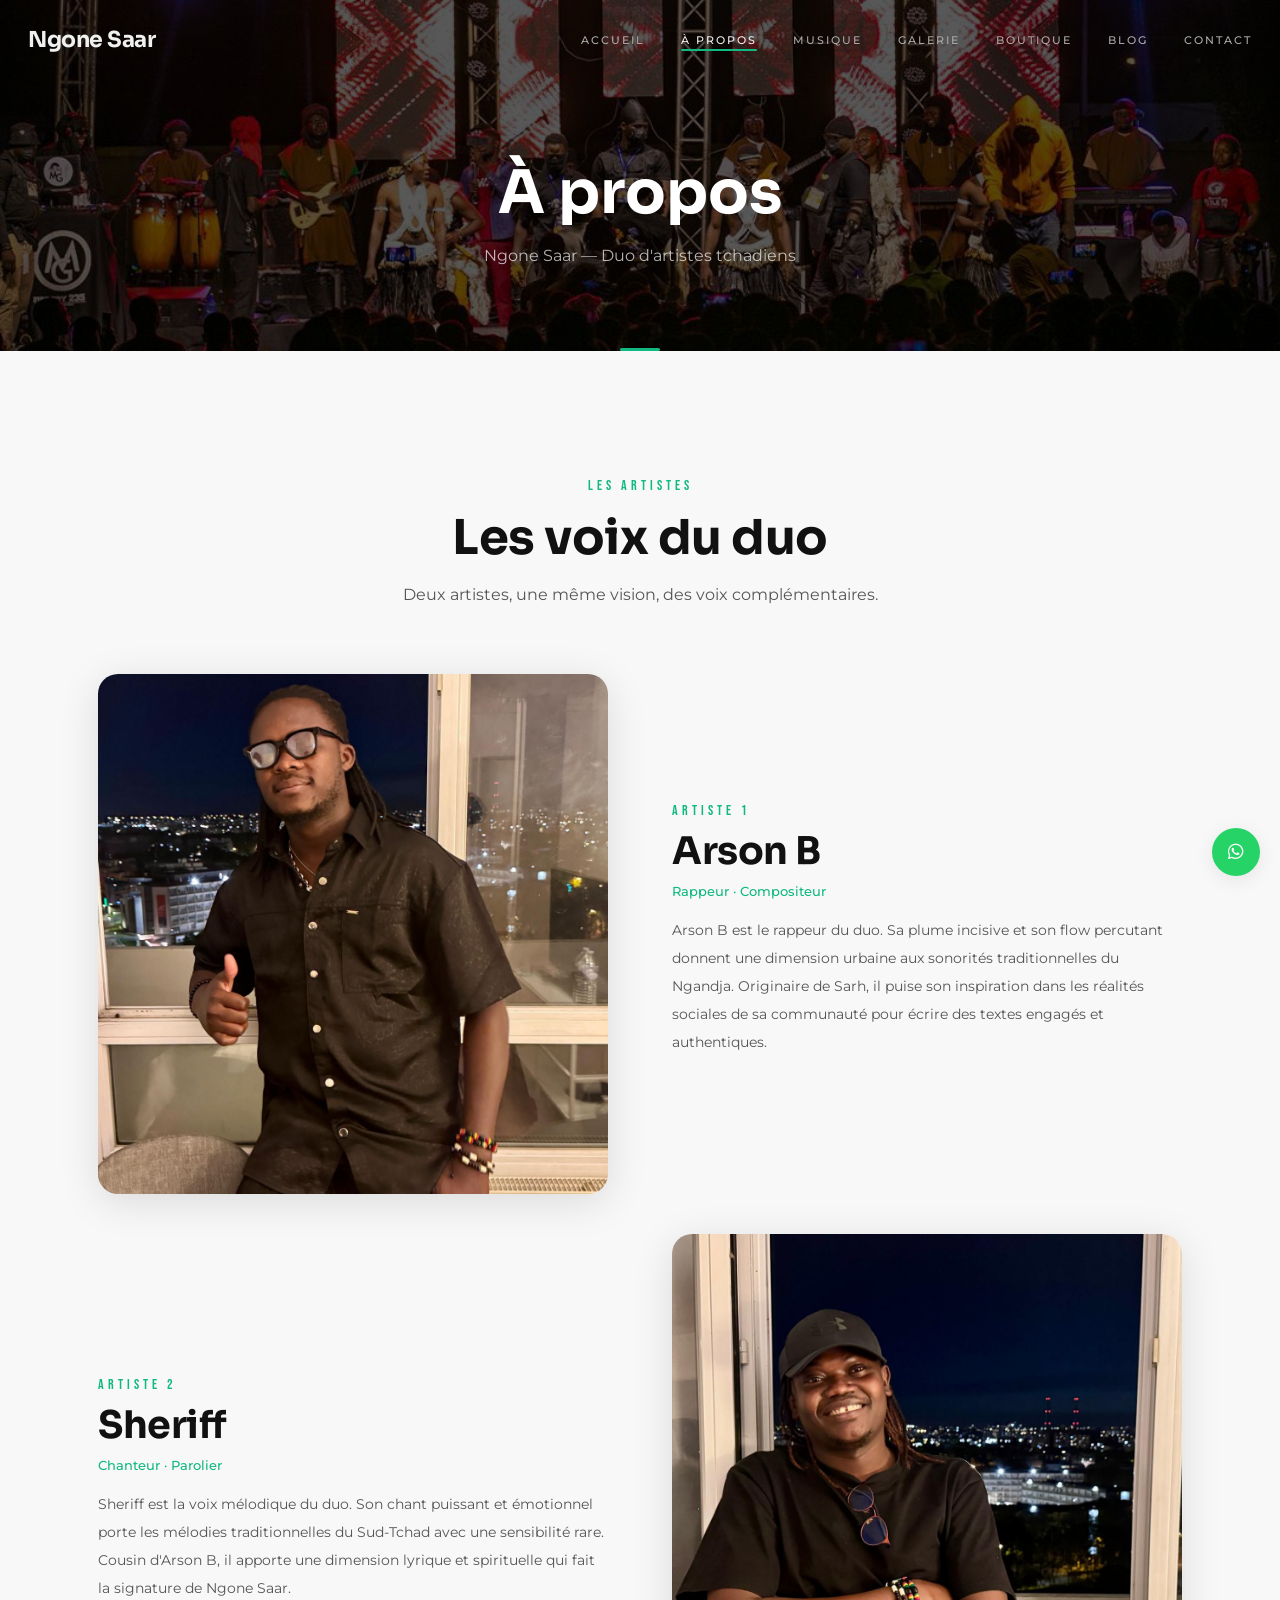
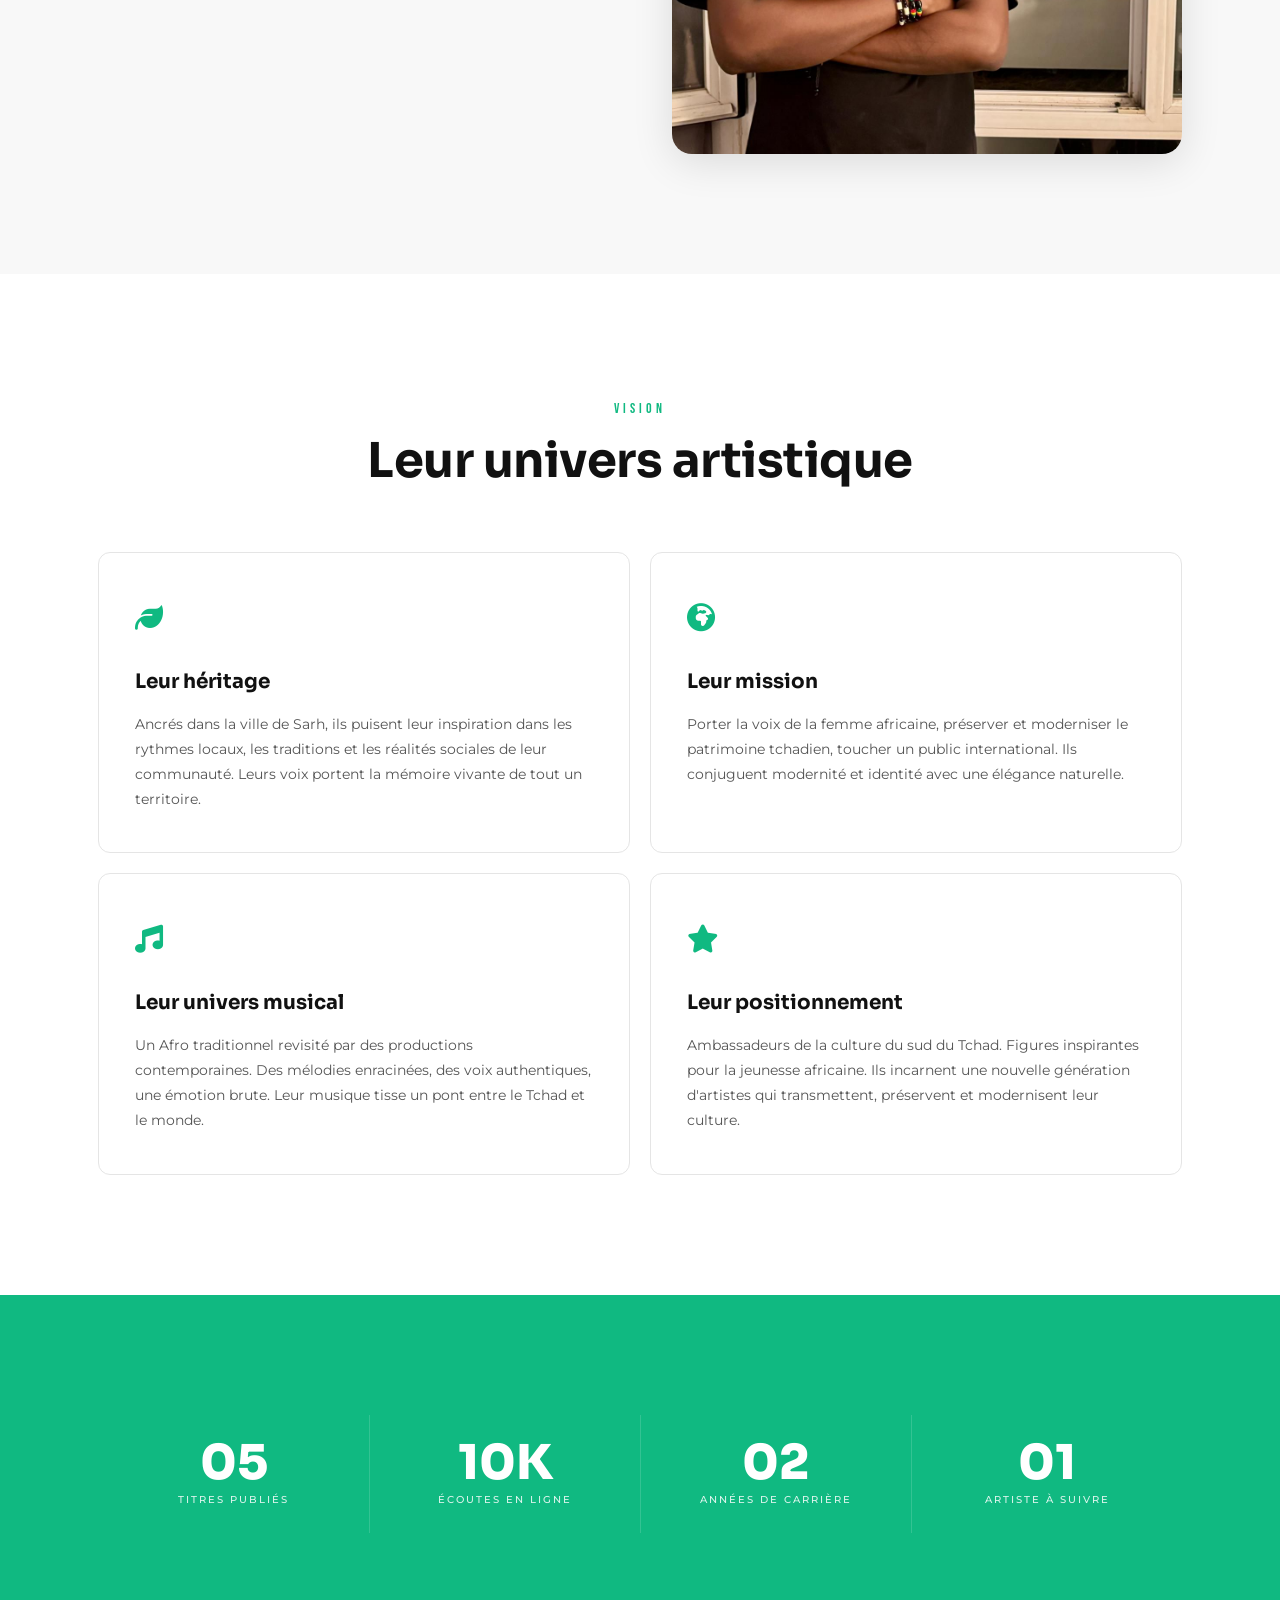
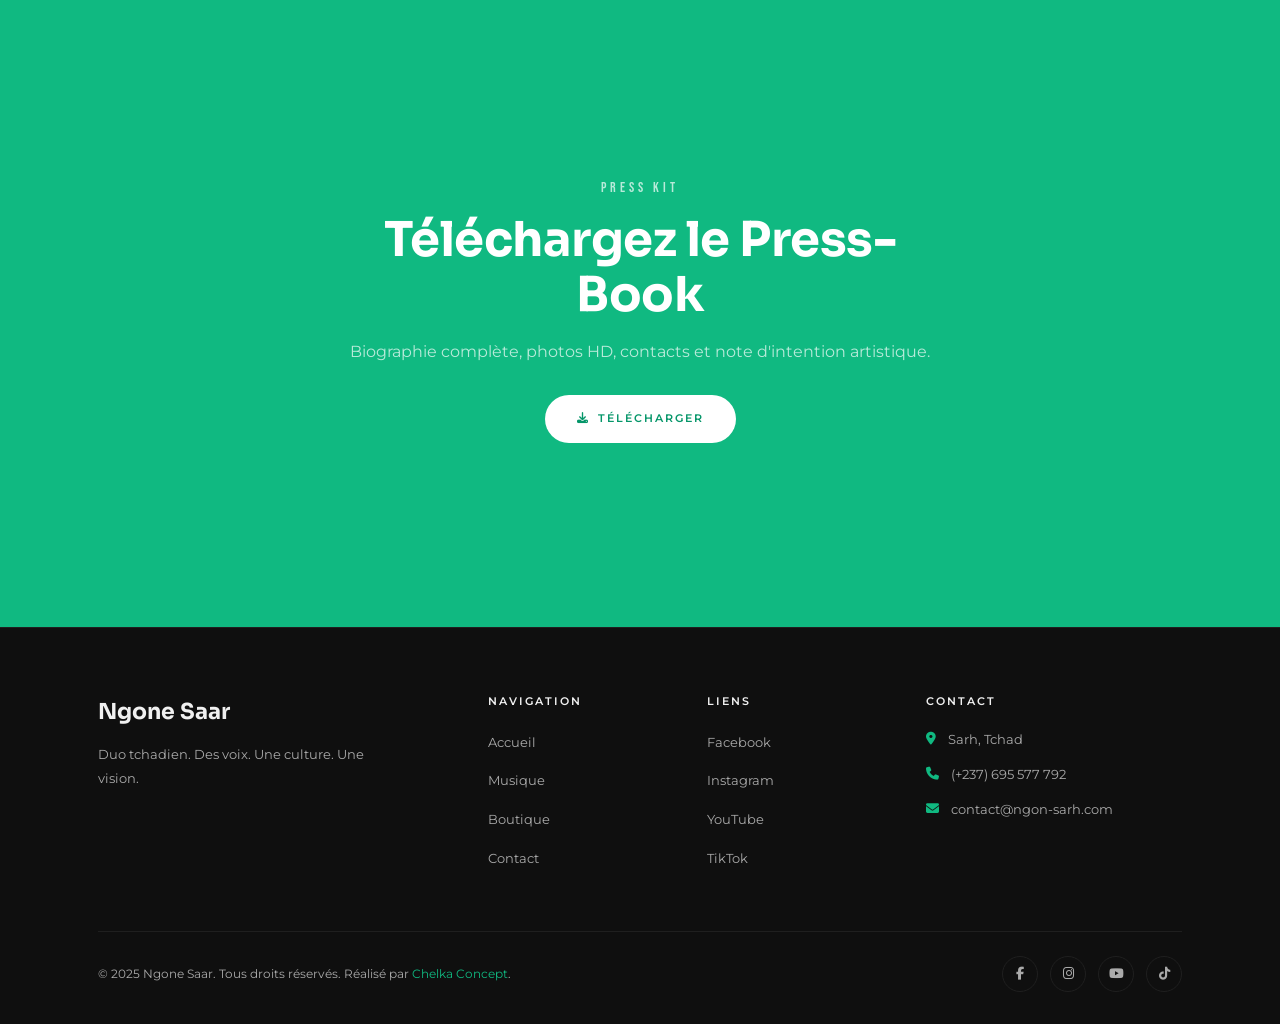
<file: about.html>
<!DOCTYPE html>
<html lang="fr">
<head>
  <meta charset="utf-8">
  <meta name="viewport" content="width=device-width, initial-scale=1">
  <title>À propos — Ngone Saar</title>
  <link rel="shortcut icon" href="assets/images/favicon.ico">
  <link rel="preconnect" href="https://fonts.googleapis.com">
  <link rel="preconnect" href="https://fonts.gstatic.com" crossorigin>
  <link rel="preconnect" href="https://cdnjs.cloudflare.com">
  <link rel="stylesheet" href="https://fonts.googleapis.com/css2?family=Sora:wght@400;500;600;700;800&family=Montserrat:wght@300;400;500;600;700&family=Bebas+Neue&display=swap">
  <link rel="stylesheet" href="https://cdnjs.cloudflare.com/ajax/libs/font-awesome/6.5.1/css/all.min.css" media="print" onload="this.media='all'">
  <noscript><link rel="stylesheet" href="https://cdnjs.cloudflare.com/ajax/libs/font-awesome/6.5.1/css/all.min.css"></noscript>
  <link rel="stylesheet" href="assets/css/style.css">
  <link rel="manifest" href="manifest.json">
</head>
<body>

<nav id="navbar">
  <span class="logo">Ngone Saar</span>
  <button class="menu-toggle" id="menuToggle" aria-label="Menu"><i class="fas fa-bars"></i></button>
  <ul id="navMenu">
    <li><a href="index.html">Accueil</a></li>
    <li><a href="about.html">À propos</a></li>
    <li><a href="music.html">Musique</a></li>
    <li><a href="gallery.html">Galerie</a></li>
    <li><a href="boutique.html">Boutique</a></li>
    <li><a href="presse.html">Blog</a></li>
    <li><a href="contact.html">Contact</a></li>
  </ul>
</nav>

<section class="page-header" style="background-image:url('assets/images/new/gallery-13.jpg');">
  <div class="container">
    <h1>À propos</h1>
    <p>Ngone Saar — Duo d'artistes tchadiens</p>
  </div>
</section>

<section class="section" id="artists">
  <div class="container">
    <div class="section-header fade-in">
      <span class="section-tag">Les Artistes</span>
      <h2 class="section-title">Les voix du duo</h2>
      <p class="section-desc">Deux artistes, une même vision, des voix complémentaires.</p>
    </div>
    <div class="about-wrap" style="margin-bottom:40px;">
      <div class="about-image fade-in">
        <img src="assets/images/new/about-01.jpg" width="1200" height="1600" alt="Membre 1" fetchpriority="high">
      </div>
      <div class="about-text fade-in">
        <span class="section-tag" style="margin-bottom:6px;">Artiste 1</span>
        <h2 style="margin-bottom:4px;">Arson B</h2>
        <p style="font-size:13px;color:var(--accent);margin-bottom:12px;font-weight:500;">Rappeur · Compositeur</p>
        <p>Arson B est le rappeur du duo. Sa plume incisive et son flow percutant donnent une dimension urbaine aux sonorités traditionnelles du Ngandja. Originaire de Sarh, il puise son inspiration dans les réalités sociales de sa communauté pour écrire des textes engagés et authentiques.</p>
      </div>
    </div>
    <div class="about-wrap">
      <div class="about-text fade-in">
        <span class="section-tag" style="margin-bottom:6px;">Artiste 2</span>
        <h2 style="margin-bottom:4px;">Sheriff</h2>
        <p style="font-size:13px;color:var(--accent);margin-bottom:12px;font-weight:500;">Chanteur · Parolier</p>
        <p>Sheriff est la voix mélodique du duo. Son chant puissant et émotionnel porte les mélodies traditionnelles du Sud-Tchad avec une sensibilité rare. Cousin d'Arson B, il apporte une dimension lyrique et spirituelle qui fait la signature de Ngone Saar.</p>
      
      </div>
      <div class="about-image fade-in">
        <img src="assets/images/new/about-02.jpg" width="1600" height="1200" alt="Membre 2" loading="lazy">
      </div>
    </div>
  </div>
</section>

<section class="section section--alt">
  <div class="container">
    <div class="section-header fade-in">
      <span class="section-tag">Vision</span>
      <h2 class="section-title">Leur univers artistique</h2>
    </div>
    <div class="vision-grid">
      <div class="vision-block fade-in">
        <span class="icon"><i class="fas fa-leaf"></i></span>
        <h3>Leur héritage</h3>
        <p>Ancrés dans la ville de Sarh, ils puisent leur inspiration dans les rythmes locaux, les traditions et les réalités sociales de leur communauté. Leurs voix portent la mémoire vivante de tout un territoire.</p>
      </div>
      <div class="vision-block fade-in">
        <span class="icon"><i class="fas fa-globe-africa"></i></span>
        <h3>Leur mission</h3>
        <p>Porter la voix de la femme africaine, préserver et moderniser le patrimoine tchadien, toucher un public international. Ils conjuguent modernité et identité avec une élégance naturelle.</p>
      </div>
      <div class="vision-block fade-in">
        <span class="icon"><i class="fas fa-music"></i></span>
        <h3>Leur univers musical</h3>
        <p>Un Afro traditionnel revisité par des productions contemporaines. Des mélodies enracinées, des voix authentiques, une émotion brute. Leur musique tisse un pont entre le Tchad et le monde.</p>
      </div>
      <div class="vision-block fade-in">
        <span class="icon"><i class="fas fa-star"></i></span>
        <h3>Leur positionnement</h3>
        <p>Ambassadeurs de la culture du sud du Tchad. Figures inspirantes pour la jeunesse africaine. Ils incarnent une nouvelle génération d'artistes qui transmettent, préservent et modernisent leur culture.</p>
      </div>
    </div>
  </div>
</section>

<section class="section section--accent">
  <div class="container">
    <div class="stats-bar">
      <div class="stat-item fade-in">
        <div class="num">05</div>
        <div class="label">Titres publiés</div>
      </div>
      <div class="stat-item fade-in">
        <div class="num">10K</div>
        <div class="label">Écoutes en ligne</div>
      </div>
      <div class="stat-item fade-in">
        <div class="num">02</div>
        <div class="label">Années de carrière</div>
      </div>
      <div class="stat-item fade-in">
        <div class="num">01</div>
        <div class="label">Artiste à suivre</div>
      </div>
    </div>
  </div>
</section>

<section class="section section--accent">
  <div class="container">
    <div class="section-header fade-in">
      <span class="section-tag">Press Kit</span>
      <h2 class="section-title">Téléchargez le Press-Book</h2>
      <p class="section-desc">Biographie complète, photos HD, contacts et note d'intention artistique.</p>
      <div style="margin-top:28px;">
        <a class="btn btn-primary" href="assets/docs/ngon-sarh-pressbook.pdf" download>
          <i class="fas fa-download"></i> Télécharger
        </a>
      </div>
    </div>
  </div>
</section>

<footer>
  <div class="container">
    <div class="footer-grid">
      <div class="footer-brand">
        <span class="logo">Ngone Saar</span>
        <p>Duo tchadien. Des voix. Une culture. Une vision.</p>
      </div>
      <div>
        <h5>Navigation</h5>
        <ul>
          <li><a href="index.html">Accueil</a></li>
          <li><a href="music.html">Musique</a></li>
          <li><a href="boutique.html">Boutique</a></li>
          <li><a href="contact.html">Contact</a></li>
        </ul>
      </div>
      <div>
        <h5>Liens</h5>
        <ul>
          <li><a href="#">Facebook</a></li>
          <li><a href="#">Instagram</a></li>
          <li><a href="#">YouTube</a></li>
          <li><a href="#">TikTok</a></li>
        </ul>
      </div>
      <div>
        <h5>Contact</h5>
        <ul class="footer-contact">
          <li><i class="fas fa-map-marker-alt"></i> Sarh, Tchad</li>
          <li><i class="fas fa-phone"></i> (+237) 695 577 792</li>
          <li><i class="fas fa-envelope"></i> contact@ngon-sarh.com</li>
        </ul>
      </div>
    </div>
    <div class="footer-bottom">
      <span>&copy; 2025 Ngone Saar. Tous droits réservés. Réalisé par <a href="https://www.chelkaconcept.online" target="_blank">Chelka Concept</a>.</span>
      <div class="footer-socials">
        <a href="#" aria-label="Facebook"><i class="fab fa-facebook-f"></i></a>
        <a href="#" aria-label="Instagram"><i class="fab fa-instagram"></i></a>
        <a href="#" aria-label="YouTube"><i class="fab fa-youtube"></i></a>
        <a href="#" aria-label="TikTok"><i class="fab fa-tiktok"></i></a>
      </div>
    </div>
  </div>
</footer>

<button class="floating-btn btn-back-top" id="btnBackTop" aria-label="Retour"><i class="fas fa-arrow-up"></i></button>
<a class="floating-btn btn-whatsapp" href="https://wa.me/237695577792" target="_blank" aria-label="WhatsApp"><i class="fab fa-whatsapp"></i></a>

<script src="assets/js/script.js" defer></script>
<script>if ('serviceWorker' in navigator) { navigator.serviceWorker.register('sw.js') }</script>

</body>
</html>
</file>
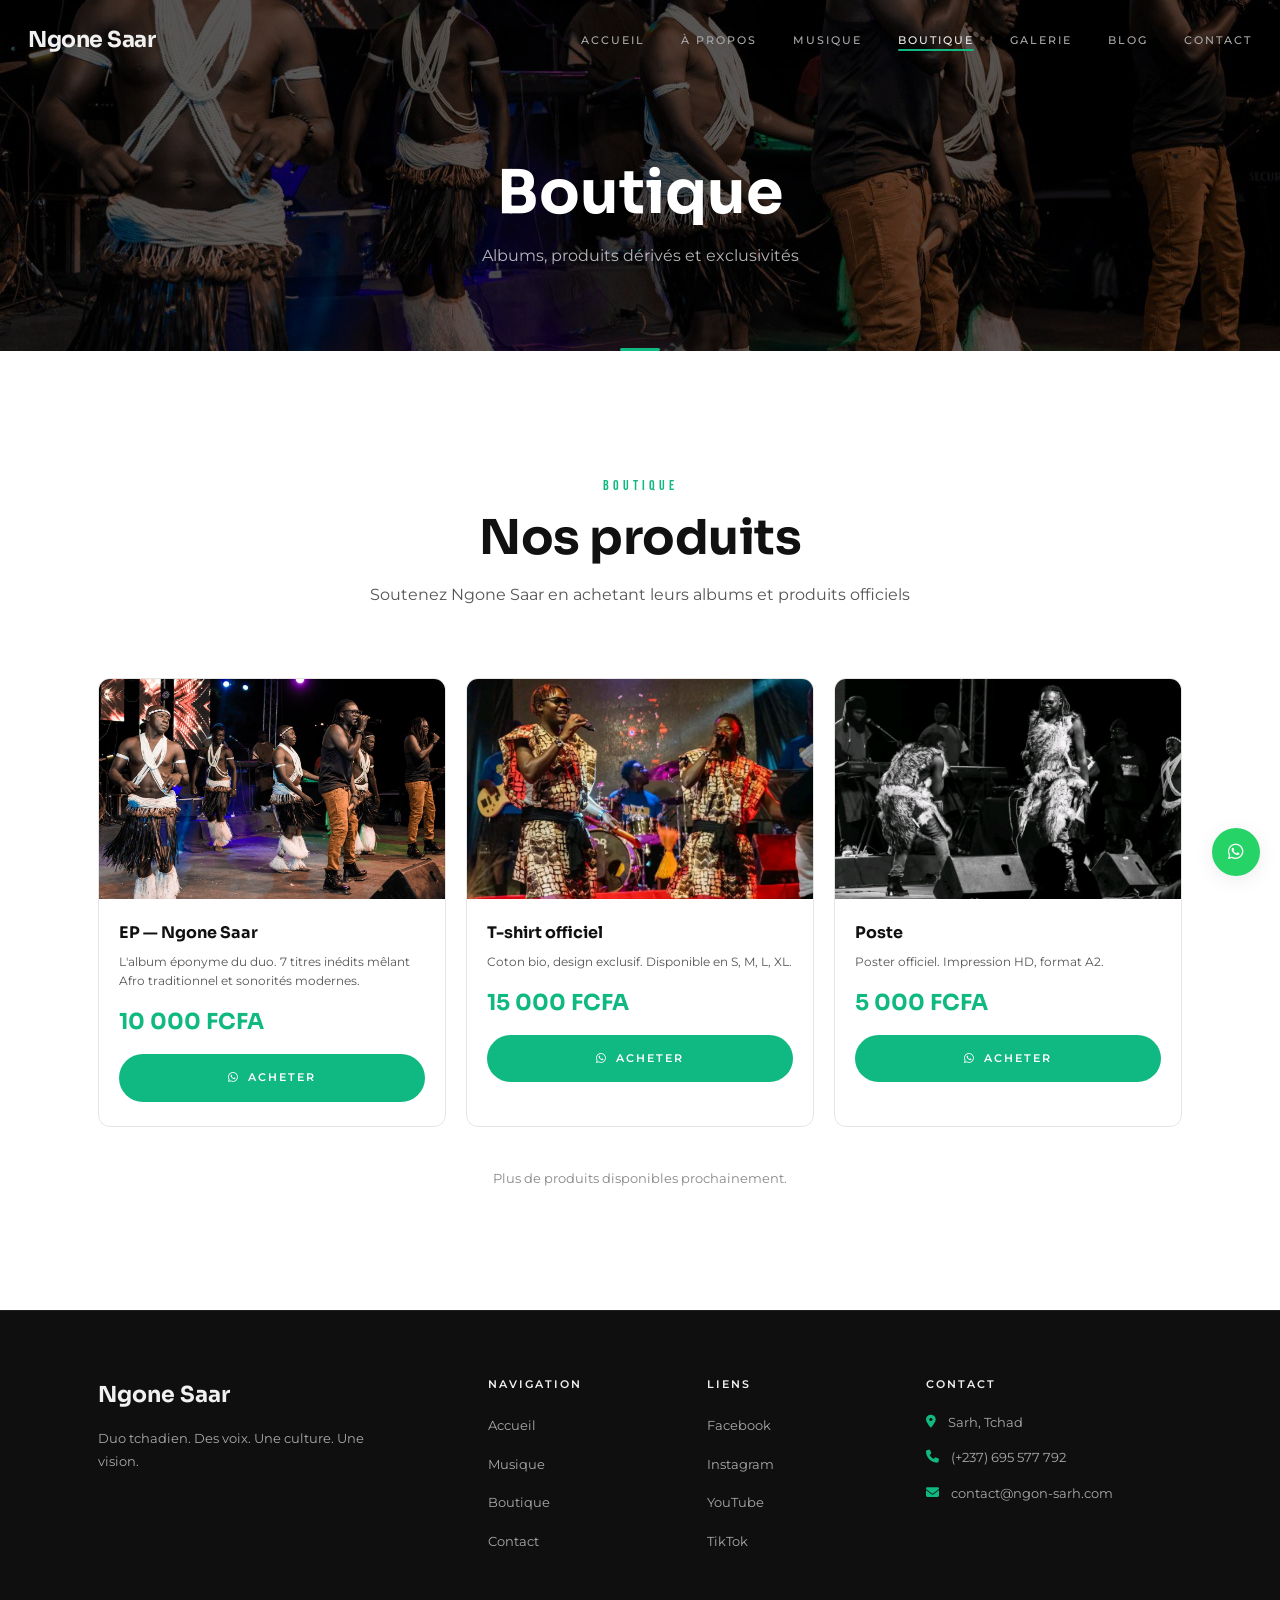
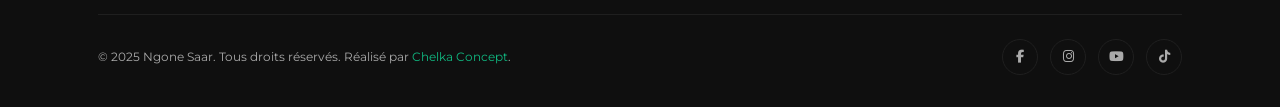
<file: boutique.html>
<!DOCTYPE html>
<html lang="fr">
<head>
  <meta charset="utf-8">
  <meta name="viewport" content="width=device-width, initial-scale=1">
  <title>Boutique — Ngone Saar</title>
  <link rel="shortcut icon" href="assets/images/favicon.ico">
  <link rel="preconnect" href="https://fonts.googleapis.com">
  <link rel="preconnect" href="https://fonts.gstatic.com" crossorigin>
  <link rel="preconnect" href="https://cdnjs.cloudflare.com">
  <link rel="stylesheet" href="https://fonts.googleapis.com/css2?family=Sora:wght@400;500;600;700;800&family=Montserrat:wght@300;400;500;600;700&family=Bebas+Neue&display=swap">
  <link rel="stylesheet" href="https://cdnjs.cloudflare.com/ajax/libs/font-awesome/6.5.1/css/all.min.css" media="print" onload="this.media='all'">
  <noscript><link rel="stylesheet" href="https://cdnjs.cloudflare.com/ajax/libs/font-awesome/6.5.1/css/all.min.css"></noscript>
  <link rel="stylesheet" href="assets/css/style.css">
  <link rel="manifest" href="manifest.json">
</head>
<body>

<nav id="navbar">
  <span class="logo">Ngone Saar</span>
  <button class="menu-toggle" id="menuToggle" aria-label="Menu"><i class="fas fa-bars"></i></button>
  <ul id="navMenu">
    <li><a href="index.html">Accueil</a></li>
    <li><a href="about.html">À propos</a></li>
    <li><a href="music.html">Musique</a></li>
    <li><a href="boutique.html">Boutique</a></li>
    <li><a href="gallery.html">Galerie</a></li>
    <li><a href="presse.html">Blog</a></li>
    <li><a href="contact.html">Contact</a></li>
  </ul>
</nav>

<section class="page-header" style="background-image:url('assets/images/new/gallery-3.jpg');">
  <div class="container">
    <h1>Boutique</h1>
    <p>Albums, produits dérivés et exclusivités</p>
  </div>
</section>

<section class="section section--alt">
  <div class="container">
    <div class="section-header fade-in">
      <span class="section-tag">Boutique</span>
      <h2 class="section-title">Nos produits</h2>
      <p class="section-desc">Soutenez Ngone Saar en achetant leurs albums et produits officiels</p>
    </div>
    <div class="shop-grid fade-in">
      <div class="shop-card">
        <img src="assets/images/new/gallery-3.jpg" width="1280" height="853" alt="Album Ngone Saar" fetchpriority="high">
        <div class="shop-card-body">
          <h4>EP — Ngone Saar</h4>
          <p>L'album éponyme du duo. 7 titres inédits mêlant Afro traditionnel et sonorités modernes.</p>
          <div class="price">10 000 FCFA</div>
          <a class="btn btn-primary" href="https://wa.me/23563935784?text=Bonjour%21%20Je%20souhaite%20acheter%20l%27EP%20Ngone%20Saar" target="_blank"><i class="fab fa-whatsapp"></i> Acheter</a>
        </div>
      </div>
      <div class="shop-card">
        <img src="assets/images/new/gallery-5.jpg" width="877" height="1080" alt="T-shirt Ngone Saar" loading="lazy">
        <div class="shop-card-body">
          <h4>T-shirt officiel</h4>
          <p>Coton bio, design exclusif. Disponible en S, M, L, XL.</p>
          <div class="price">15 000 FCFA</div>
          <a class="btn btn-primary" href="https://wa.me/23563935784?text=Bonjour%21%20Je%20souhaite%20acheter%20le%20T-shirt%20officiel" target="_blank"><i class="fab fa-whatsapp"></i> Acheter</a>
        </div>
      </div>
      <div class="shop-card">
        <img src="assets/images/new/gallery-6.jpg" width="1080" height="718" alt="Poster Ngone Saar" loading="lazy">
        <div class="shop-card-body">
          <h4>Poste</h4>
          <p>Poster officiel. Impression HD, format A2.</p>
          <div class="price">5 000 FCFA</div>
          <a class="btn btn-primary" href="https://wa.me/23563935784?text=Bonjour%21%20Je%20souhaite%20acheter%20le%20poster%20officiel" target="_blank"><i class="fab fa-whatsapp"></i> Acheter</a>
        </div>
      </div>
      <div class="shop-card">
        <img src="assets/images/new/gallery-7.jpg" width="1280" height="1280" alt="Casquette Ngone Saar" loading="lazy">
        <div class="shop-card-body">
          <h4>Casquette officielle</h4>
          <p>100% coton, broderie logo Ngone Saar.</p>
          <div class="price">8 000 FCFA</div>
          <a class="btn btn-primary" href="https://wa.me/23563935784?text=Bonjour%21%20Je%20souhaite%20acheter%20la%20casquette%20officielle" target="_blank"><i class="fab fa-whatsapp"></i> Acheter</a>
        </div>
      </div>
    </div>
    <div style="text-align:center;margin-top:32px;">
      <p style="font-size:13px;color:var(--c-text-muted);">Plus de produits disponibles prochainement.</p>
    </div>
  </div>
</section>

<footer>
  <div class="container">
    <div class="footer-grid">
      <div class="footer-brand">
        <span class="logo">Ngone Saar</span>
        <p>Duo tchadien. Des voix. Une culture. Une vision.</p>
      </div>
      <div>
        <h5>Navigation</h5>
        <ul>
          <li><a href="index.html">Accueil</a></li>
          <li><a href="music.html">Musique</a></li>
          <li><a href="boutique.html">Boutique</a></li>
          <li><a href="contact.html">Contact</a></li>
        </ul>
      </div>
      <div>
        <h5>Liens</h5>
        <ul>
          <li><a href="#">Facebook</a></li>
          <li><a href="#">Instagram</a></li>
          <li><a href="#">YouTube</a></li>
          <li><a href="#">TikTok</a></li>
        </ul>
      </div>
      <div>
        <h5>Contact</h5>
        <ul class="footer-contact">
          <li><i class="fas fa-map-marker-alt"></i> Sarh, Tchad</li>
          <li><i class="fas fa-phone"></i> (+237) 695 577 792</li>
          <li><i class="fas fa-envelope"></i> contact@ngon-sarh.com</li>
        </ul>
      </div>
    </div>
    <div class="footer-bottom">
      <span>&copy; 2025 Ngone Saar. Tous droits réservés. Réalisé par <a href="https://www.chelkaconcept.online" target="_blank">Chelka Concept</a>.</span>
      <div class="footer-socials">
        <a href="#" aria-label="Facebook"><i class="fab fa-facebook-f"></i></a>
        <a href="#" aria-label="Instagram"><i class="fab fa-instagram"></i></a>
        <a href="#" aria-label="YouTube"><i class="fab fa-youtube"></i></a>
        <a href="#" aria-label="TikTok"><i class="fab fa-tiktok"></i></a>
      </div>
    </div>
  </div>
</footer>

<button class="floating-btn btn-back-top" id="btnBackTop" aria-label="Retour"><i class="fas fa-arrow-up"></i></button>
<a class="floating-btn btn-whatsapp" href="https://wa.me/237695577792" target="_blank" aria-label="WhatsApp"><i class="fab fa-whatsapp"></i></a>

<script src="assets/js/script.js" defer></script>
<script>if ('serviceWorker' in navigator) { navigator.serviceWorker.register('sw.js') }</script>

</body>
</html>
</file>
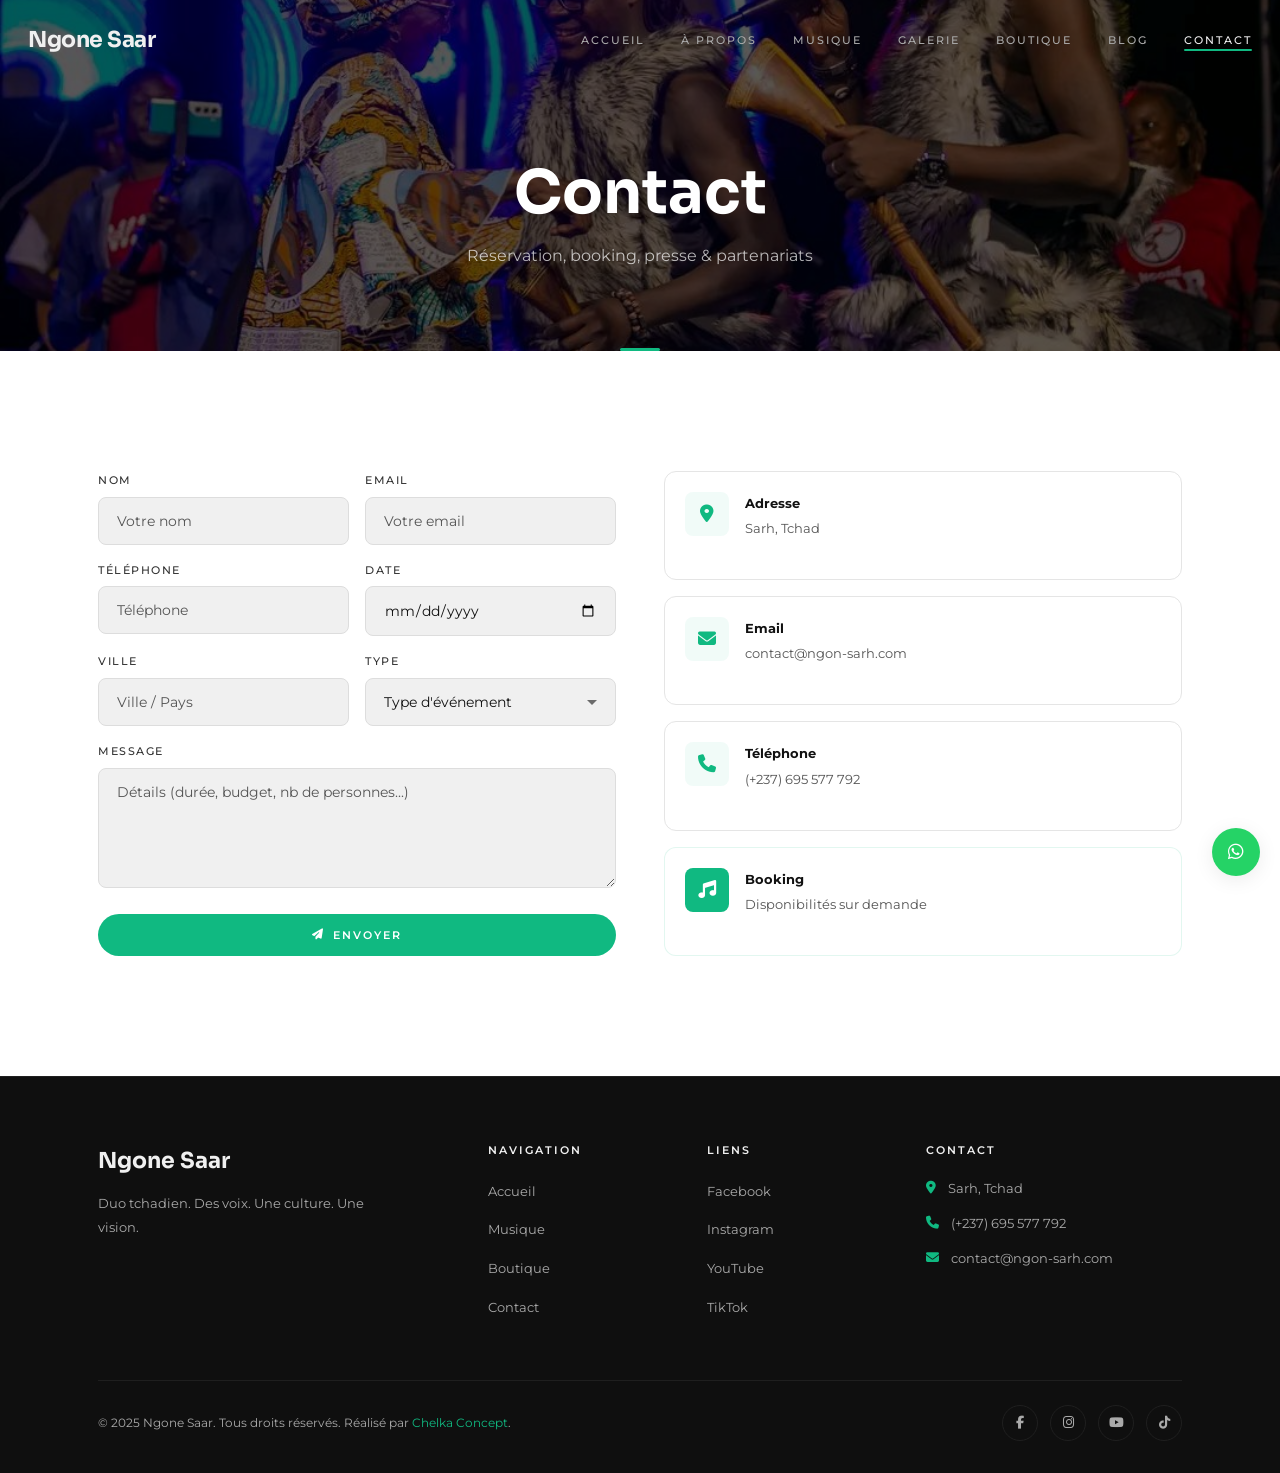
<file: contact.html>
<!DOCTYPE html>
<html lang="fr">
<head>
  <meta charset="utf-8">
  <meta name="viewport" content="width=device-width, initial-scale=1">
  <title>Contact — Ngone Saar</title>
  <link rel="shortcut icon" href="assets/images/favicon.ico">
  <link rel="preconnect" href="https://fonts.googleapis.com">
  <link rel="preconnect" href="https://fonts.gstatic.com" crossorigin>
  <link rel="preconnect" href="https://cdnjs.cloudflare.com">
  <link rel="stylesheet" href="https://fonts.googleapis.com/css2?family=Sora:wght@400;500;600;700;800&family=Montserrat:wght@300;400;500;600;700&family=Bebas+Neue&display=swap">
  <link rel="stylesheet" href="https://cdnjs.cloudflare.com/ajax/libs/font-awesome/6.5.1/css/all.min.css" media="print" onload="this.media='all'">
  <noscript><link rel="stylesheet" href="https://cdnjs.cloudflare.com/ajax/libs/font-awesome/6.5.1/css/all.min.css"></noscript>
  <link rel="stylesheet" href="assets/css/style.css">
  <link rel="manifest" href="manifest.json">
</head>
<body>

<nav id="navbar">
  <span class="logo">Ngone Saar</span>
  <button class="menu-toggle" id="menuToggle" aria-label="Menu"><i class="fas fa-bars"></i></button>
  <ul id="navMenu">
    <li><a href="index.html">Accueil</a></li>
    <li><a href="about.html">À propos</a></li>
    <li><a href="music.html">Musique</a></li>
    <li><a href="gallery.html">Galerie</a></li>
    <li><a href="boutique.html">Boutique</a></li>
    <li><a href="presse.html">Blog</a></li>
    <li><a href="contact.html">Contact</a></li>
  </ul>
</nav>

<section class="page-header" style="background-image:url('assets/images/new/gallery-4.jpg');">
  <div class="container">
    <h1>Contact</h1>
    <p>Réservation, booking, presse &amp; partenariats</p>
  </div>
</section>

<section class="section section--alt">
  <div class="container">
    <div class="contact-grid">
      <form class="fade-in" action="assets/php/contact.php" method="POST">
        <div class="form-row">
          <div class="form-group">
            <label for="name">Nom</label>
            <input type="text" name="name" id="name" class="form-control" placeholder="Votre nom" required>
          </div>
          <div class="form-group">
            <label for="email">Email</label>
            <input type="email" name="email" id="email" class="form-control" placeholder="Votre email" required>
          </div>
        </div>
        <div class="form-row">
          <div class="form-group">
            <label for="phone">Téléphone</label>
            <input type="text" name="phone" id="phone" class="form-control" placeholder="Téléphone" required>
          </div>
          <div class="form-group">
            <label for="date">Date</label>
            <input type="date" name="event_date" id="date" class="form-control" required>
          </div>
        </div>
        <div class="form-row">
          <div class="form-group">
            <label for="city">Ville</label>
            <input type="text" name="city" id="city" class="form-control" placeholder="Ville / Pays" required>
          </div>
          <div class="form-group">
            <label for="type">Type</label>
            <select name="event_type" id="type" class="form-control" required>
              <option value="">Type d'événement</option>
              <option>Concert</option>
              <option>Showcase</option>
              <option>Festival</option>
              <option>Privé / Corporate</option>
              <option>Interview / Média</option>
            </select>
          </div>
        </div>
        <div class="form-group">
          <label for="message">Message</label>
          <textarea name="message" id="message" class="form-control" placeholder="Détails (durée, budget, nb de personnes...)" required></textarea>
        </div>
        <button type="submit" class="btn btn-primary" style="width:100%;justify-content:center;">
          <i class="fas fa-paper-plane"></i> Envoyer
        </button>
      </form>
      <div class="contact-info fade-in">
        <div class="contact-item">
          <div class="contact-icon"><i class="fas fa-map-marker-alt"></i></div>
          <div>
            <h4>Adresse</h4>
            <p>Sarh, Tchad</p>
          </div>
        </div>
        <div class="contact-item">
          <div class="contact-icon"><i class="fas fa-envelope"></i></div>
          <div>
            <h4>Email</h4>
            <p>contact@ngon-sarh.com</p>
          </div>
        </div>
        <div class="contact-item">
          <div class="contact-icon"><i class="fas fa-phone"></i></div>
          <div>
            <h4>Téléphone</h4>
            <p>(+237) 695 577 792</p>
          </div>
        </div>
        <div class="contact-item" style="border-color:var(--accent-subtle);">
          <div class="contact-icon" style="background:var(--accent);color:#fff;"><i class="fas fa-music"></i></div>
          <div>
            <h4>Booking</h4>
            <p>Disponibilités sur demande</p>
          </div>
        </div>
      </div>
    </div>
  </div>
</section>


<footer>
  <div class="container">
    <div class="footer-grid">
      <div class="footer-brand">
        <span class="logo">Ngone Saar</span>
        <p>Duo tchadien. Des voix. Une culture. Une vision.</p>
      </div>
      <div>
        <h5>Navigation</h5>
        <ul>
          <li><a href="index.html">Accueil</a></li>
          <li><a href="music.html">Musique</a></li>
          <li><a href="boutique.html">Boutique</a></li>
          <li><a href="contact.html">Contact</a></li>
        </ul>
      </div>
      <div>
        <h5>Liens</h5>
        <ul>
          <li><a href="#">Facebook</a></li>
          <li><a href="#">Instagram</a></li>
          <li><a href="#">YouTube</a></li>
          <li><a href="#">TikTok</a></li>
        </ul>
      </div>
      <div>
        <h5>Contact</h5>
        <ul class="footer-contact">
          <li><i class="fas fa-map-marker-alt"></i> Sarh, Tchad</li>
          <li><i class="fas fa-phone"></i> (+237) 695 577 792</li>
          <li><i class="fas fa-envelope"></i> contact@ngon-sarh.com</li>
        </ul>
      </div>
    </div>
    <div class="footer-bottom">
      <span>&copy; 2025 Ngone Saar. Tous droits réservés. Réalisé par <a href="https://www.chelkaconcept.online" target="_blank">Chelka Concept</a>.</span>
      <div class="footer-socials">
        <a href="#" aria-label="Facebook"><i class="fab fa-facebook-f"></i></a>
        <a href="#" aria-label="Instagram"><i class="fab fa-instagram"></i></a>
        <a href="#" aria-label="YouTube"><i class="fab fa-youtube"></i></a>
        <a href="#" aria-label="TikTok"><i class="fab fa-tiktok"></i></a>
      </div>
    </div>
  </div>
</footer>

<button class="floating-btn btn-back-top" id="btnBackTop" aria-label="Retour"><i class="fas fa-arrow-up"></i></button>
<a class="floating-btn btn-whatsapp" href="https://wa.me/237695577792" target="_blank" aria-label="WhatsApp"><i class="fab fa-whatsapp"></i></a>

<script src="assets/js/script.js" defer></script>
<script>if ('serviceWorker' in navigator) { navigator.serviceWorker.register('sw.js') }</script>

</body>
</html>
</file>
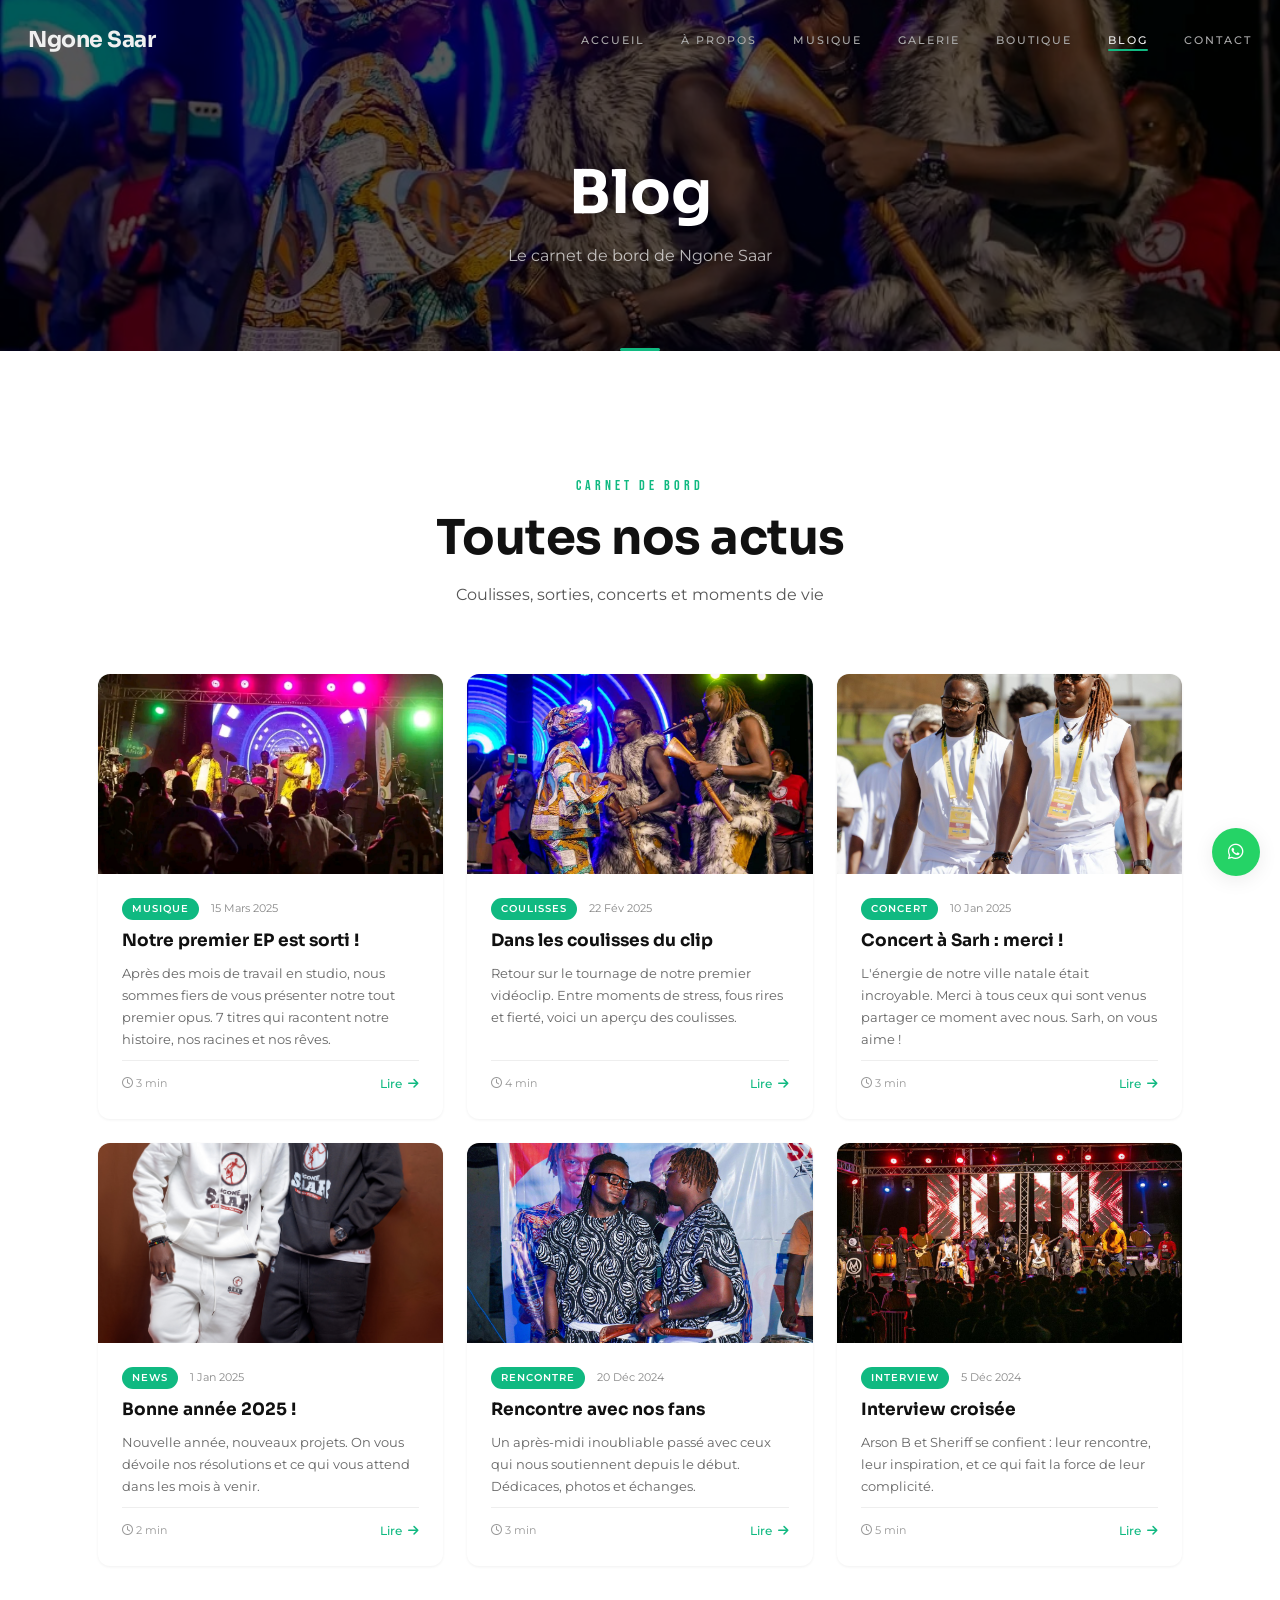
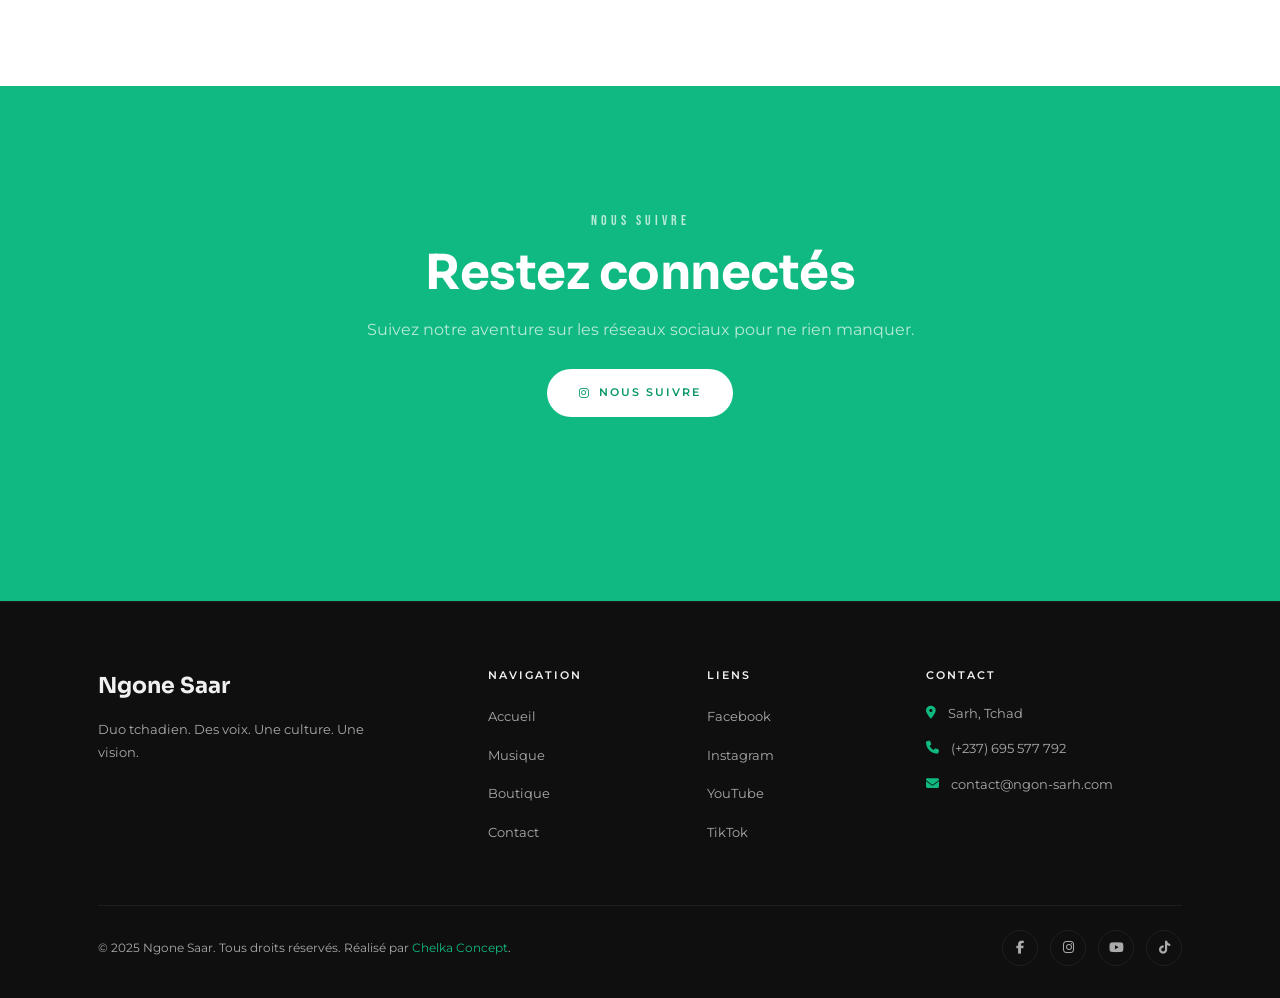
<file: presse.html>
<!DOCTYPE html>
<html lang="fr">
<head>
  <meta charset="utf-8">
  <meta name="viewport" content="width=device-width, initial-scale=1">
  <title>Blog — Ngone Saar</title>
  <link rel="shortcut icon" href="assets/images/favicon.ico">
  <link rel="preconnect" href="https://fonts.googleapis.com">
  <link rel="preconnect" href="https://fonts.gstatic.com" crossorigin>
  <link rel="preconnect" href="https://cdnjs.cloudflare.com">
  <link rel="stylesheet" href="https://fonts.googleapis.com/css2?family=Sora:wght@400;500;600;700;800&family=Montserrat:wght@300;400;500;600;700&family=Bebas+Neue&display=swap">
  <link rel="stylesheet" href="https://cdnjs.cloudflare.com/ajax/libs/font-awesome/6.5.1/css/all.min.css" media="print" onload="this.media='all'">
  <noscript><link rel="stylesheet" href="https://cdnjs.cloudflare.com/ajax/libs/font-awesome/6.5.1/css/all.min.css"></noscript>
  <link rel="stylesheet" href="assets/css/style.css">
  <link rel="manifest" href="manifest.json">
</head>
<body>

<nav id="navbar">
  <span class="logo">Ngone Saar</span>
  <button class="menu-toggle" id="menuToggle" aria-label="Menu"><i class="fas fa-bars"></i></button>
  <ul id="navMenu">
    <li><a href="index.html">Accueil</a></li>
    <li><a href="about.html">À propos</a></li>
    <li><a href="music.html">Musique</a></li>
    <li><a href="gallery.html">Galerie</a></li>
    <li><a href="boutique.html">Boutique</a></li>
    <li><a href="presse.html">Blog</a></li>
    <li><a href="contact.html">Contact</a></li>
  </ul>
</nav>

<section class="page-header" style="background-image:url('assets/images/new/bg-dark.jpg');">
  <div class="container">
    <h1>Blog</h1>
    <p>Le carnet de bord de Ngone Saar</p>
  </div>
</section>

<section class="section section--alt">
  <div class="container">
    <div class="section-header fade-in">
      <span class="section-tag">Carnet de bord</span>
      <h2 class="section-title">Toutes nos actus</h2>
      <p class="section-desc">Coulisses, sorties, concerts et moments de vie</p>
    </div>
    <div class="blog-grid fade-in">
      <div class="blog-card">
        <img class="blog-card-img" src="assets/images/new/gallery-1.jpg" width="1000" height="615" alt="Notre premier EP" fetchpriority="high">
        <div class="blog-card-body">
          <div class="blog-card-meta">
            <span class="cat">Musique</span>
            <span>15 Mars 2025</span>
          </div>
          <h3>Notre premier EP est sorti !</h3>
          <p>Après des mois de travail en studio, nous sommes fiers de vous présenter notre tout premier opus. 7 titres qui racontent notre histoire, nos racines et nos rêves.</p>
          <div class="blog-card-footer">
            <span class="blog-date"><i class="far fa-clock"></i> 3 min</span>
            <a class="press-link" href="blog/ep-sorti.html">Lire <i class="fas fa-arrow-right"></i></a>
          </div>
        </div>
      </div>
      <div class="blog-card">
        <img class="blog-card-img" src="assets/images/new/gallery-4.jpg" width="1080" height="720" alt="Coulisses du clip" loading="lazy">
        <div class="blog-card-body">
          <div class="blog-card-meta">
            <span class="cat">Coulisses</span>
            <span>22 Fév 2025</span>
          </div>
          <h3>Dans les coulisses du clip</h3>
          <p>Retour sur le tournage de notre premier vidéoclip. Entre moments de stress, fous rires et fierté, voici un aperçu des coulisses.</p>
          <div class="blog-card-footer">
            <span class="blog-date"><i class="far fa-clock"></i> 4 min</span>
            <a class="press-link" href="blog/coulisses-clip.html">Lire <i class="fas fa-arrow-right"></i></a>
          </div>
        </div>
      </div>
      <div class="blog-card">
        <img class="blog-card-img" src="assets/images/new/gallery-7.jpg" width="1280" height="1280" alt="Concert Sarh" loading="lazy">
        <div class="blog-card-body">
          <div class="blog-card-meta">
            <span class="cat">Concert</span>
            <span>10 Jan 2025</span>
          </div>
          <h3>Concert à Sarh : merci !</h3>
          <p>L'énergie de notre ville natale était incroyable. Merci à tous ceux qui sont venus partager ce moment avec nous. Sarh, on vous aime !</p>
          <div class="blog-card-footer">
            <span class="blog-date"><i class="far fa-clock"></i> 3 min</span>
            <a class="press-link" href="blog/concert-sarh.html">Lire <i class="fas fa-arrow-right"></i></a>
          </div>
        </div>
      </div>
      <div class="blog-card">
        <img class="blog-card-img" src="assets/images/new/gallery-9.jpg" width="1463" height="2048" alt="Bonne année" loading="lazy">
        <div class="blog-card-body">
          <div class="blog-card-meta">
            <span class="cat">News</span>
            <span>1 Jan 2025</span>
          </div>
          <h3>Bonne année 2025 !</h3>
          <p>Nouvelle année, nouveaux projets. On vous dévoile nos résolutions et ce qui vous attend dans les mois à venir.</p>
          <div class="blog-card-footer">
            <span class="blog-date"><i class="far fa-clock"></i> 2 min</span>
            <a class="press-link" href="blog/bonne-annee.html">Lire <i class="fas fa-arrow-right"></i></a>
          </div>
        </div>
      </div>
      <div class="blog-card">
        <img class="blog-card-img" src="assets/images/new/gallery-2.jpg" width="1280" height="853" alt="Rencontre fans" loading="lazy">
        <div class="blog-card-body">
          <div class="blog-card-meta">
            <span class="cat">Rencontre</span>
            <span>20 Déc 2024</span>
          </div>
          <h3>Rencontre avec nos fans</h3>
          <p>Un après-midi inoubliable passé avec ceux qui nous soutiennent depuis le début. Dédicaces, photos et échanges.</p>
          <div class="blog-card-footer">
            <span class="blog-date"><i class="far fa-clock"></i> 3 min</span>
            <a class="press-link" href="blog/rencontre-fans.html">Lire <i class="fas fa-arrow-right"></i></a>
          </div>
        </div>
      </div>
      <div class="blog-card">
        <img class="blog-card-img" src="assets/images/new/gallery-13.jpg" width="1080" height="720" alt="Interview croisée" loading="lazy">
        <div class="blog-card-body">
          <div class="blog-card-meta">
            <span class="cat">Interview</span>
            <span>5 Déc 2024</span>
          </div>
          <h3>Interview croisée</h3>
          <p>Arson B et Sheriff se confient : leur rencontre, leur inspiration, et ce qui fait la force de leur complicité.</p>
          <div class="blog-card-footer">
            <span class="blog-date"><i class="far fa-clock"></i> 5 min</span>
            <a class="press-link" href="blog/interview-croisee.html">Lire <i class="fas fa-arrow-right"></i></a>
          </div>
        </div>
      </div>
    </div>
  </div>
</section>

<section class="section section--accent">
  <div class="container">
    <div class="section-header fade-in">
      <span class="section-tag">Nous suivre</span>
      <h2 class="section-title">Restez connectés</h2>
      <p class="section-desc">Suivez notre aventure sur les réseaux sociaux pour ne rien manquer.</p>
      <div style="margin-top:24px;">
        <a class="btn btn-primary" href="#"><i class="fab fa-instagram"></i> Nous suivre</a>
      </div>
    </div>
  </div>
</section>

<footer>
  <div class="container">
    <div class="footer-grid">
      <div class="footer-brand">
        <span class="logo">Ngone Saar</span>
        <p>Duo tchadien. Des voix. Une culture. Une vision.</p>
      </div>
      <div>
        <h5>Navigation</h5>
        <ul>
          <li><a href="index.html">Accueil</a></li>
          <li><a href="music.html">Musique</a></li>
          <li><a href="boutique.html">Boutique</a></li>
          <li><a href="contact.html">Contact</a></li>
        </ul>
      </div>
      <div>
        <h5>Liens</h5>
        <ul>
          <li><a href="#">Facebook</a></li>
          <li><a href="#">Instagram</a></li>
          <li><a href="#">YouTube</a></li>
          <li><a href="#">TikTok</a></li>
        </ul>
      </div>
      <div>
        <h5>Contact</h5>
        <ul class="footer-contact">
          <li><i class="fas fa-map-marker-alt"></i> Sarh, Tchad</li>
          <li><i class="fas fa-phone"></i> (+237) 695 577 792</li>
          <li><i class="fas fa-envelope"></i> contact@ngon-sarh.com</li>
        </ul>
      </div>
    </div>
    <div class="footer-bottom">
      <span>&copy; 2025 Ngone Saar. Tous droits réservés. Réalisé par <a href="https://www.chelkaconcept.online" target="_blank">Chelka Concept</a>.</span>
      <div class="footer-socials">
        <a href="#" aria-label="Facebook"><i class="fab fa-facebook-f"></i></a>
        <a href="#" aria-label="Instagram"><i class="fab fa-instagram"></i></a>
        <a href="#" aria-label="YouTube"><i class="fab fa-youtube"></i></a>
        <a href="#" aria-label="TikTok"><i class="fab fa-tiktok"></i></a>
      </div>
    </div>
  </div>
</footer>

<button class="floating-btn btn-back-top" id="btnBackTop" aria-label="Retour"><i class="fas fa-arrow-up"></i></button>
<a class="floating-btn btn-whatsapp" href="https://wa.me/237695577792" target="_blank" aria-label="WhatsApp"><i class="fab fa-whatsapp"></i></a>

<script src="assets/js/script.js" defer></script>
<script>if ('serviceWorker' in navigator) { navigator.serviceWorker.register('sw.js') }</script>

</body>
</html>
</file>
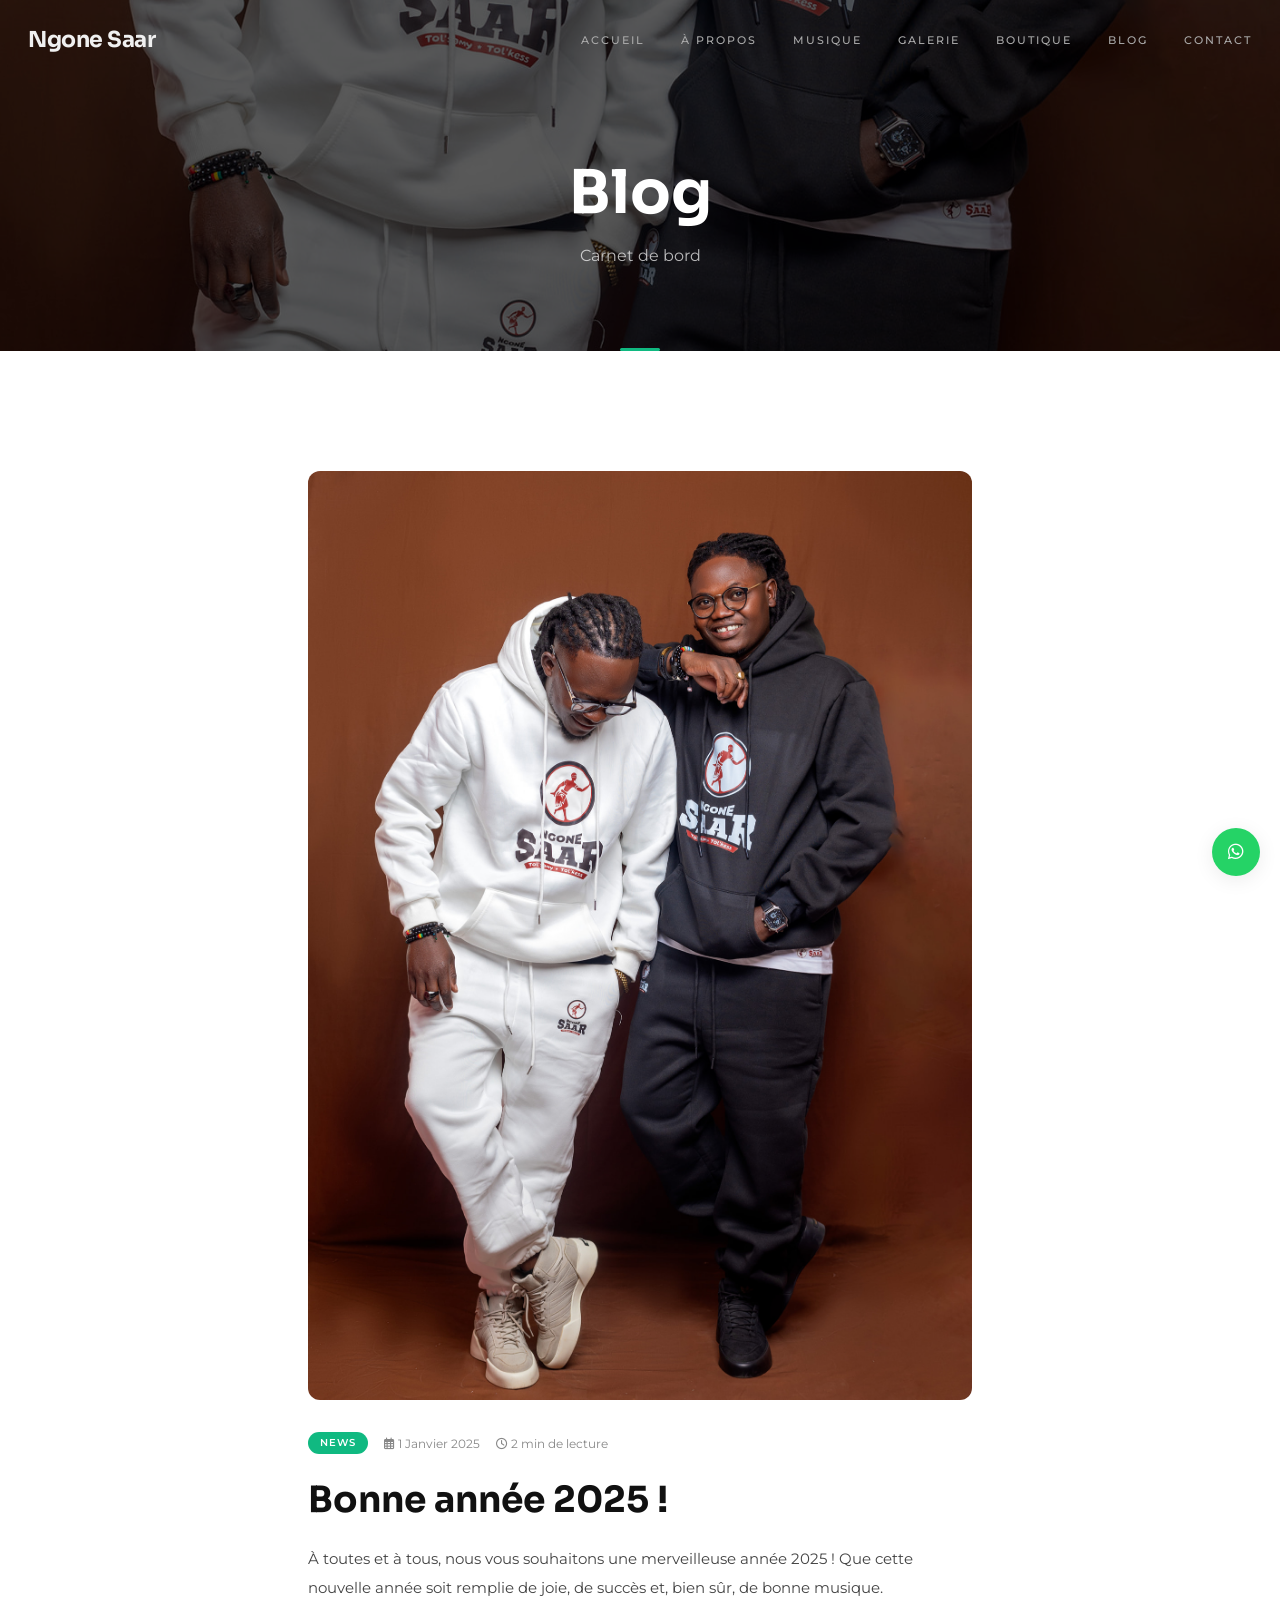
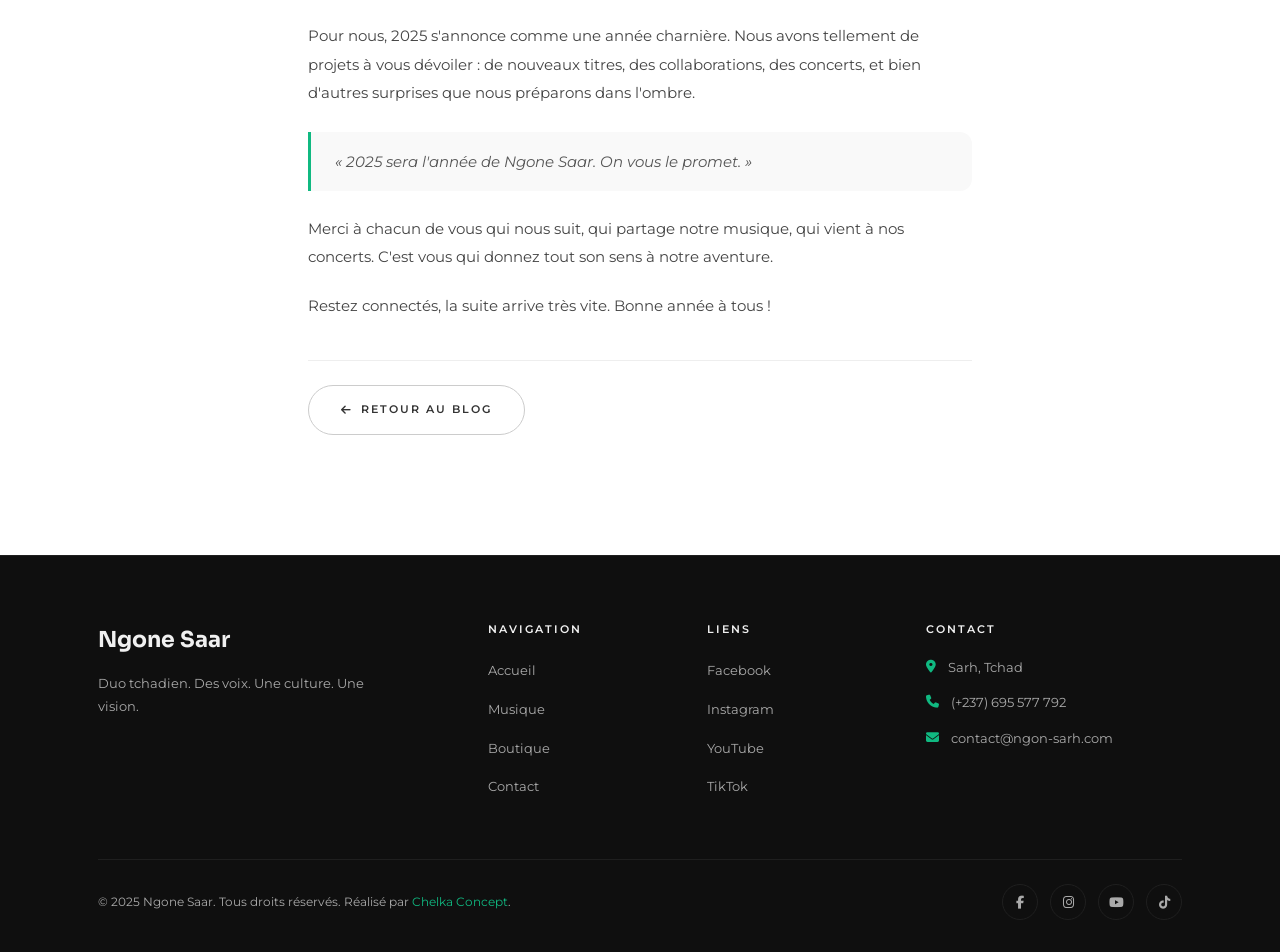
<file: blog/bonne-annee.html>
<!DOCTYPE html>
<html lang="fr">
<head>
  <meta charset="utf-8">
  <meta name="viewport" content="width=device-width, initial-scale=1">
  <title>Bonne année 2025 ! — Ngone Saar</title>
  <link rel="shortcut icon" href="../assets/images/favicon.ico">
  <link rel="preconnect" href="https://fonts.googleapis.com">
  <link rel="preconnect" href="https://fonts.gstatic.com" crossorigin>
  <link rel="preconnect" href="https://cdnjs.cloudflare.com">
  <link rel="stylesheet" href="https://fonts.googleapis.com/css2?family=Sora:wght@400;500;600;700;800&family=Montserrat:wght@300;400;500;600;700&family=Bebas+Neue&display=swap">
  <link rel="stylesheet" href="https://cdnjs.cloudflare.com/ajax/libs/font-awesome/6.5.1/css/all.min.css" media="print" onload="this.media='all'">
  <noscript><link rel="stylesheet" href="https://cdnjs.cloudflare.com/ajax/libs/font-awesome/6.5.1/css/all.min.css"></noscript>
  <link rel="stylesheet" href="../assets/css/style.css">
  <link rel="manifest" href="../manifest.json">
</head>
<body>

<nav id="navbar">
  <span class="logo">Ngone Saar</span>
  <button class="menu-toggle" id="menuToggle" aria-label="Menu"><i class="fas fa-bars"></i></button>
  <ul id="navMenu">
    <li><a href="../index.html">Accueil</a></li>
    <li><a href="../about.html">À propos</a></li>
    <li><a href="../music.html">Musique</a></li>
    <li><a href="../gallery.html">Galerie</a></li>
    <li><a href="../boutique.html">Boutique</a></li>
    <li><a href="../presse.html">Blog</a></li>
    <li><a href="../contact.html">Contact</a></li>
  </ul>
</nav>

<section class="page-header" style="background-image:url('../assets/images/new/gallery-9.jpg');">
  <div class="container">
    <h1>Blog</h1>
    <p>Carnet de bord</p>
  </div>
</section>

<section class="section section--alt">
  <div class="container blog-article fade-in">
    <img class="article-cover" src="../assets/images/new/gallery-9.jpg" width="1463" height="2048" alt="Bonne année" fetchpriority="high">
    <div class="article-meta">
      <span class="cat">News</span>
      <span><i class="far fa-calendar-alt"></i> 1 Janvier 2025</span>
      <span><i class="far fa-clock"></i> 2 min de lecture</span>
    </div>
    <h1>Bonne année 2025 !</h1>
    <p>À toutes et à tous, nous vous souhaitons une merveilleuse année 2025 ! Que cette nouvelle année soit remplie de joie, de succès et, bien sûr, de bonne musique.</p>
    <p>Pour nous, 2025 s'annonce comme une année charnière. Nous avons tellement de projets à vous dévoiler : de nouveaux titres, des collaborations, des concerts, et bien d'autres surprises que nous préparons dans l'ombre.</p>
    <blockquote>« 2025 sera l'année de Ngone Saar. On vous le promet. »</blockquote>
    <p>Merci à chacun de vous qui nous suit, qui partage notre musique, qui vient à nos concerts. C'est vous qui donnez tout son sens à notre aventure.</p>
    <p>Restez connectés, la suite arrive très vite. Bonne année à tous !</p>
    <div class="article-footer">
      <a class="btn btn-outline" href="../presse.html"><i class="fas fa-arrow-left"></i> Retour au blog</a>
    </div>
  </div>
</section>

<footer>
  <div class="container">
    <div class="footer-grid">
      <div class="footer-brand">
        <span class="logo">Ngone Saar</span>
        <p>Duo tchadien. Des voix. Une culture. Une vision.</p>
      </div>
      <div>
        <h5>Navigation</h5>
        <ul>
          <li><a href="../index.html">Accueil</a></li>
          <li><a href="../music.html">Musique</a></li>
          <li><a href="../boutique.html">Boutique</a></li>
          <li><a href="../contact.html">Contact</a></li>
        </ul>
      </div>
      <div>
        <h5>Liens</h5>
        <ul>
          <li><a href="#">Facebook</a></li>
          <li><a href="#">Instagram</a></li>
          <li><a href="#">YouTube</a></li>
          <li><a href="#">TikTok</a></li>
        </ul>
      </div>
      <div>
        <h5>Contact</h5>
        <ul class="footer-contact">
          <li><i class="fas fa-map-marker-alt"></i> Sarh, Tchad</li>
          <li><i class="fas fa-phone"></i> (+237) 695 577 792</li>
          <li><i class="fas fa-envelope"></i> contact@ngon-sarh.com</li>
        </ul>
      </div>
    </div>
    <div class="footer-bottom">
      <span>&copy; 2025 Ngone Saar. Tous droits réservés. Réalisé par <a href="https://www.chelkaconcept.online" target="_blank">Chelka Concept</a>.</span>
      <div class="footer-socials">
        <a href="#" aria-label="Facebook"><i class="fab fa-facebook-f"></i></a>
        <a href="#" aria-label="Instagram"><i class="fab fa-instagram"></i></a>
        <a href="#" aria-label="YouTube"><i class="fab fa-youtube"></i></a>
        <a href="#" aria-label="TikTok"><i class="fab fa-tiktok"></i></a>
      </div>
    </div>
  </div>
</footer>

<button class="floating-btn btn-back-top" id="btnBackTop" aria-label="Retour"><i class="fas fa-arrow-up"></i></button>
<a class="floating-btn btn-whatsapp" href="https://wa.me/237695577792" target="_blank" aria-label="WhatsApp"><i class="fab fa-whatsapp"></i></a>

<script src="../assets/js/script.js" defer></script>
<script>if ('serviceWorker' in navigator) { navigator.serviceWorker.register('../sw.js') }</script>

</body>
</html>
</file>
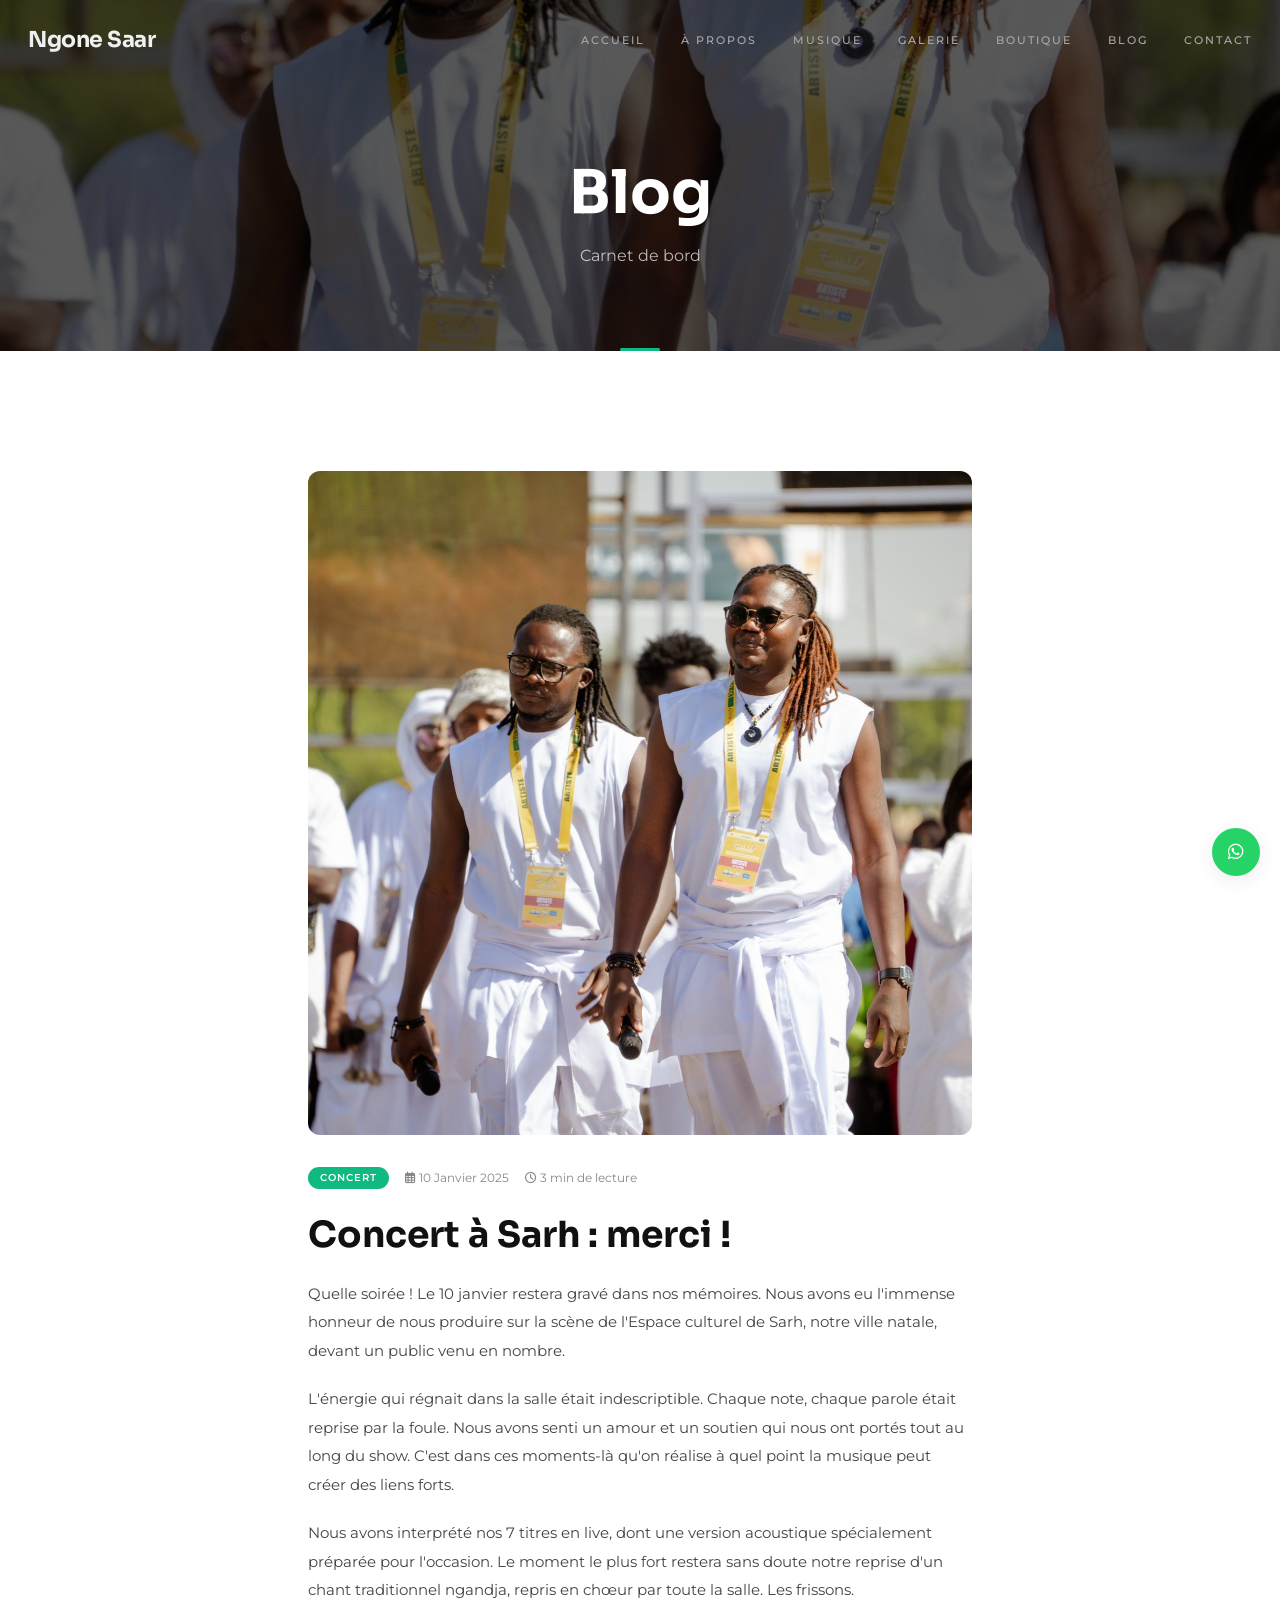
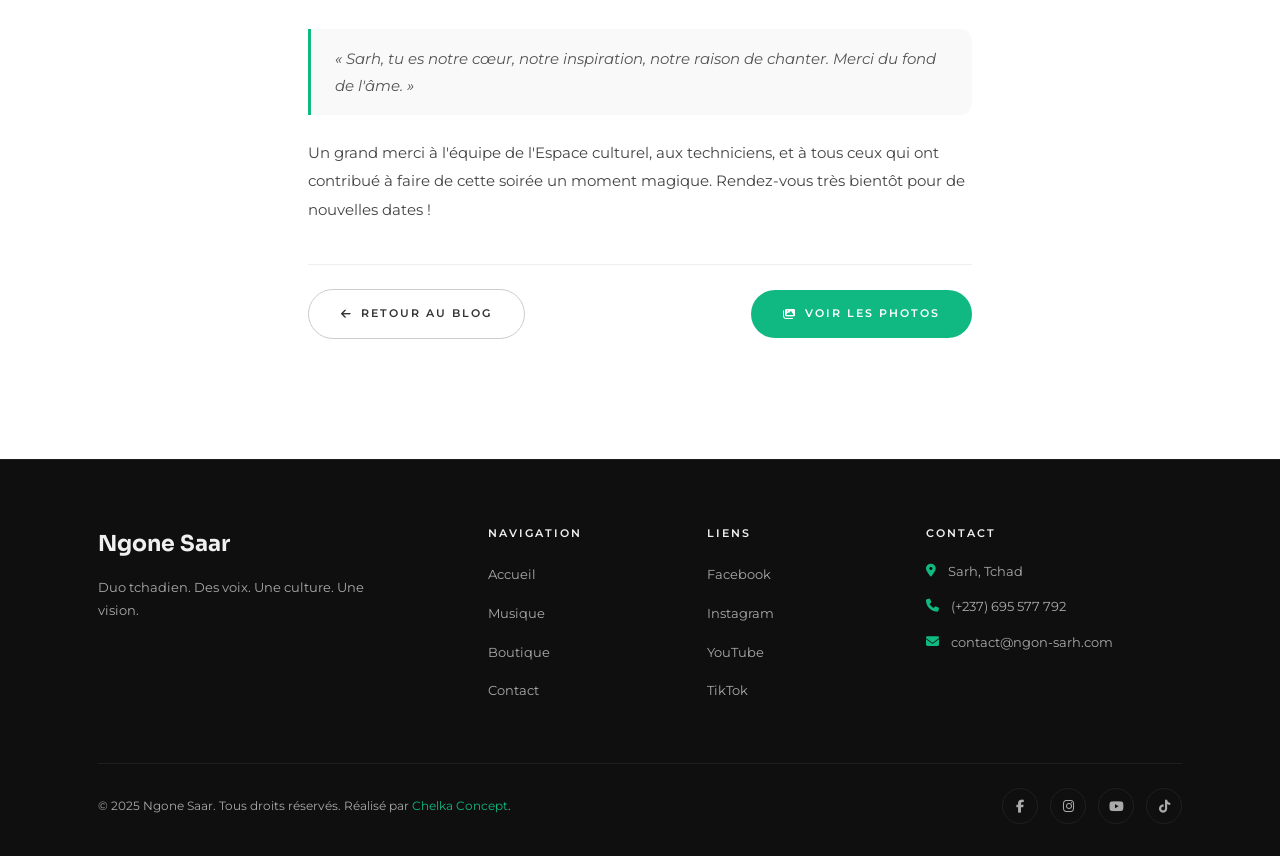
<file: blog/concert-sarh.html>
<!DOCTYPE html>
<html lang="fr">
<head>
  <meta charset="utf-8">
  <meta name="viewport" content="width=device-width, initial-scale=1">
  <title>Concert à Sarh : merci ! — Ngone Saar</title>
  <link rel="shortcut icon" href="../assets/images/favicon.ico">
  <link rel="preconnect" href="https://fonts.googleapis.com">
  <link rel="preconnect" href="https://fonts.gstatic.com" crossorigin>
  <link rel="preconnect" href="https://cdnjs.cloudflare.com">
  <link rel="stylesheet" href="https://fonts.googleapis.com/css2?family=Sora:wght@400;500;600;700;800&family=Montserrat:wght@300;400;500;600;700&family=Bebas+Neue&display=swap">
  <link rel="stylesheet" href="https://cdnjs.cloudflare.com/ajax/libs/font-awesome/6.5.1/css/all.min.css" media="print" onload="this.media='all'">
  <noscript><link rel="stylesheet" href="https://cdnjs.cloudflare.com/ajax/libs/font-awesome/6.5.1/css/all.min.css"></noscript>
  <link rel="stylesheet" href="../assets/css/style.css">
  <link rel="manifest" href="../manifest.json">
</head>
<body>

<nav id="navbar">
  <span class="logo">Ngone Saar</span>
  <button class="menu-toggle" id="menuToggle" aria-label="Menu"><i class="fas fa-bars"></i></button>
  <ul id="navMenu">
    <li><a href="../index.html">Accueil</a></li>
    <li><a href="../about.html">À propos</a></li>
    <li><a href="../music.html">Musique</a></li>
    <li><a href="../gallery.html">Galerie</a></li>
    <li><a href="../boutique.html">Boutique</a></li>
    <li><a href="../presse.html">Blog</a></li>
    <li><a href="../contact.html">Contact</a></li>
  </ul>
</nav>

<section class="page-header" style="background-image:url('../assets/images/new/gallery-7.jpg');">
  <div class="container">
    <h1>Blog</h1>
    <p>Carnet de bord</p>
  </div>
</section>

<section class="section section--alt">
  <div class="container blog-article fade-in">
    <img class="article-cover" src="../assets/images/new/gallery-7.jpg" width="1280" height="1280" alt="Concert à Sarh" fetchpriority="high">
    <div class="article-meta">
      <span class="cat">Concert</span>
      <span><i class="far fa-calendar-alt"></i> 10 Janvier 2025</span>
      <span><i class="far fa-clock"></i> 3 min de lecture</span>
    </div>
    <h1>Concert à Sarh : merci !</h1>
    <p>Quelle soirée ! Le 10 janvier restera gravé dans nos mémoires. Nous avons eu l'immense honneur de nous produire sur la scène de l'Espace culturel de Sarh, notre ville natale, devant un public venu en nombre.</p>
    <p>L'énergie qui régnait dans la salle était indescriptible. Chaque note, chaque parole était reprise par la foule. Nous avons senti un amour et un soutien qui nous ont portés tout au long du show. C'est dans ces moments-là qu'on réalise à quel point la musique peut créer des liens forts.</p>
    <p>Nous avons interprété nos 7 titres en live, dont une version acoustique spécialement préparée pour l'occasion. Le moment le plus fort restera sans doute notre reprise d'un chant traditionnel ngandja, repris en chœur par toute la salle. Les frissons.</p>
    <blockquote>« Sarh, tu es notre cœur, notre inspiration, notre raison de chanter. Merci du fond de l'âme. »</blockquote>
    <p>Un grand merci à l'équipe de l'Espace culturel, aux techniciens, et à tous ceux qui ont contribué à faire de cette soirée un moment magique. Rendez-vous très bientôt pour de nouvelles dates !</p>
    <div class="article-footer">
      <a class="btn btn-outline" href="../presse.html"><i class="fas fa-arrow-left"></i> Retour au blog</a>
      <a class="btn btn-primary" href="../gallery.html"><i class="fas fa-images"></i> Voir les photos</a>
    </div>
  </div>
</section>

<footer>
  <div class="container">
    <div class="footer-grid">
      <div class="footer-brand">
        <span class="logo">Ngone Saar</span>
        <p>Duo tchadien. Des voix. Une culture. Une vision.</p>
      </div>
      <div>
        <h5>Navigation</h5>
        <ul>
          <li><a href="../index.html">Accueil</a></li>
          <li><a href="../music.html">Musique</a></li>
          <li><a href="../boutique.html">Boutique</a></li>
          <li><a href="../contact.html">Contact</a></li>
        </ul>
      </div>
      <div>
        <h5>Liens</h5>
        <ul>
          <li><a href="#">Facebook</a></li>
          <li><a href="#">Instagram</a></li>
          <li><a href="#">YouTube</a></li>
          <li><a href="#">TikTok</a></li>
        </ul>
      </div>
      <div>
        <h5>Contact</h5>
        <ul class="footer-contact">
          <li><i class="fas fa-map-marker-alt"></i> Sarh, Tchad</li>
          <li><i class="fas fa-phone"></i> (+237) 695 577 792</li>
          <li><i class="fas fa-envelope"></i> contact@ngon-sarh.com</li>
        </ul>
      </div>
    </div>
    <div class="footer-bottom">
      <span>&copy; 2025 Ngone Saar. Tous droits réservés. Réalisé par <a href="https://www.chelkaconcept.online" target="_blank">Chelka Concept</a>.</span>
      <div class="footer-socials">
        <a href="#" aria-label="Facebook"><i class="fab fa-facebook-f"></i></a>
        <a href="#" aria-label="Instagram"><i class="fab fa-instagram"></i></a>
        <a href="#" aria-label="YouTube"><i class="fab fa-youtube"></i></a>
        <a href="#" aria-label="TikTok"><i class="fab fa-tiktok"></i></a>
      </div>
    </div>
  </div>
</footer>

<button class="floating-btn btn-back-top" id="btnBackTop" aria-label="Retour"><i class="fas fa-arrow-up"></i></button>
<a class="floating-btn btn-whatsapp" href="https://wa.me/237695577792" target="_blank" aria-label="WhatsApp"><i class="fab fa-whatsapp"></i></a>

<script src="../assets/js/script.js" defer></script>
<script>if ('serviceWorker' in navigator) { navigator.serviceWorker.register('../sw.js') }</script>

</body>
</html>
</file>
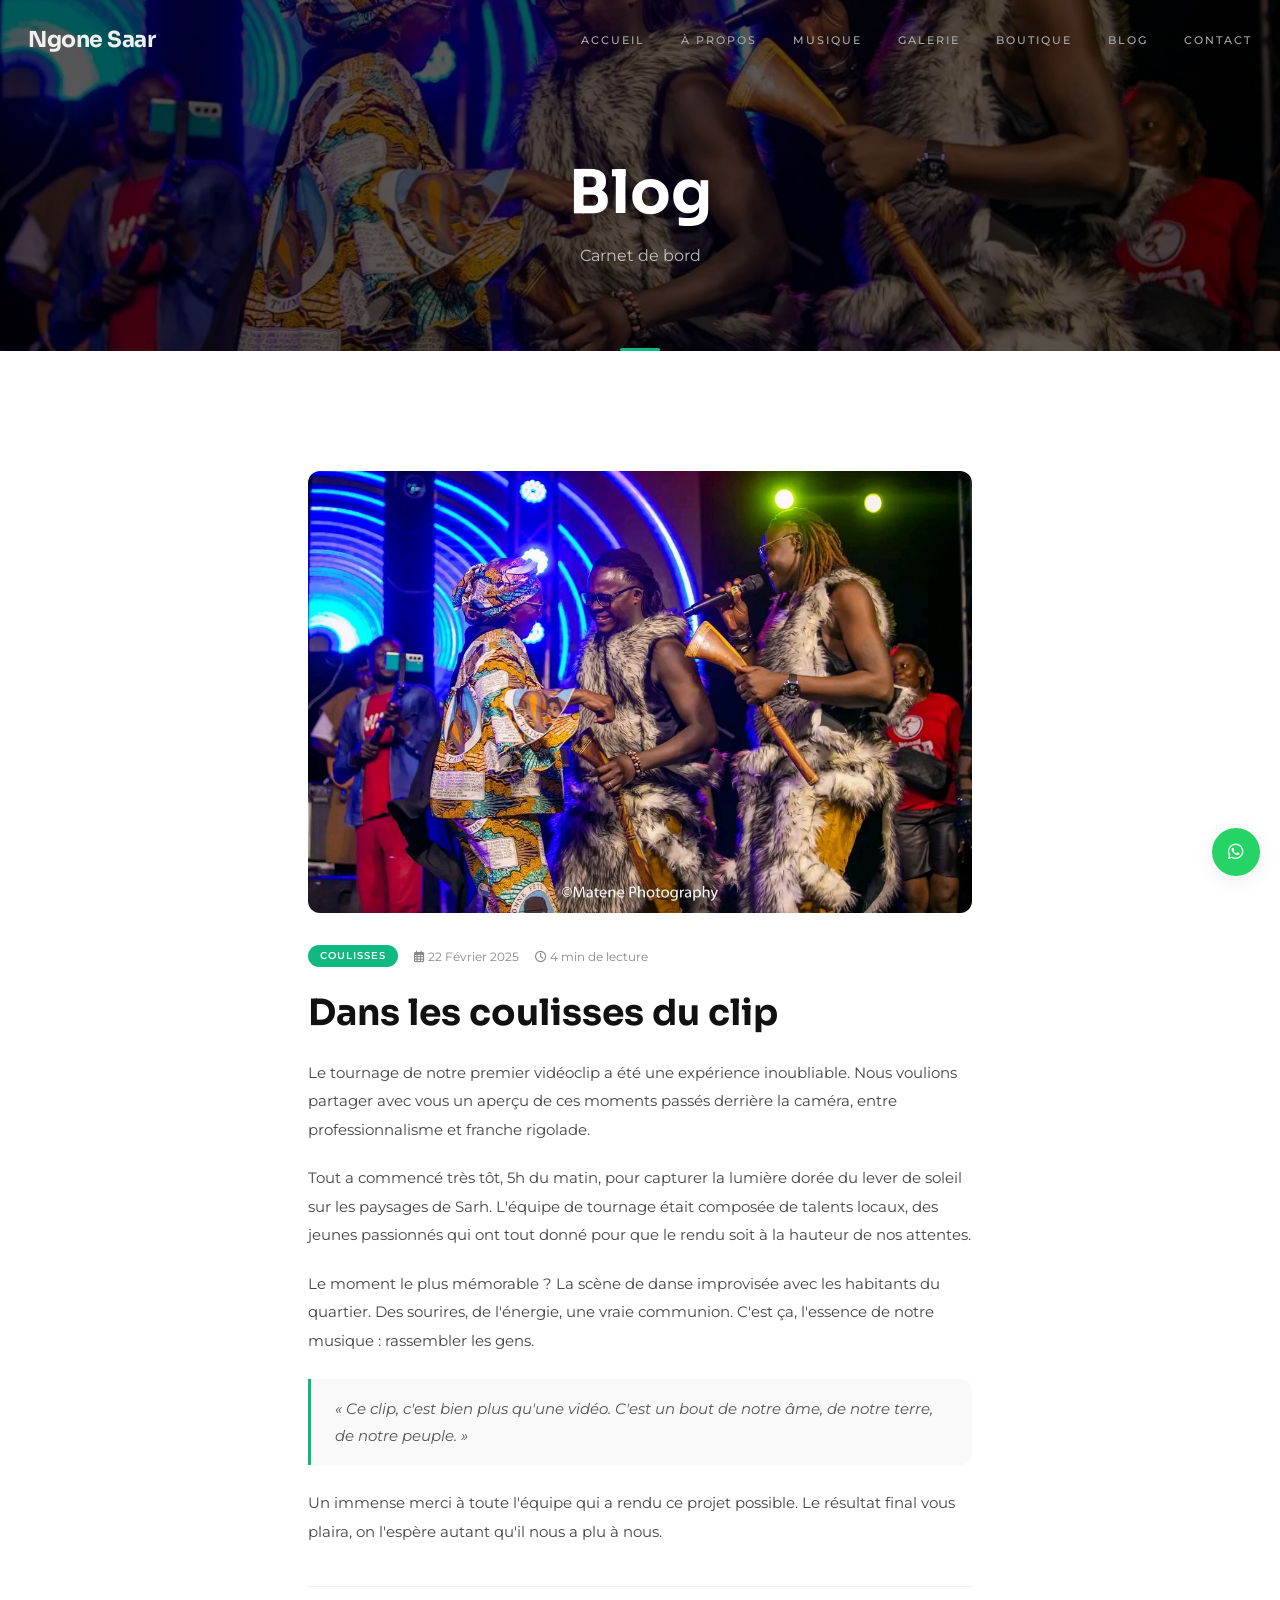
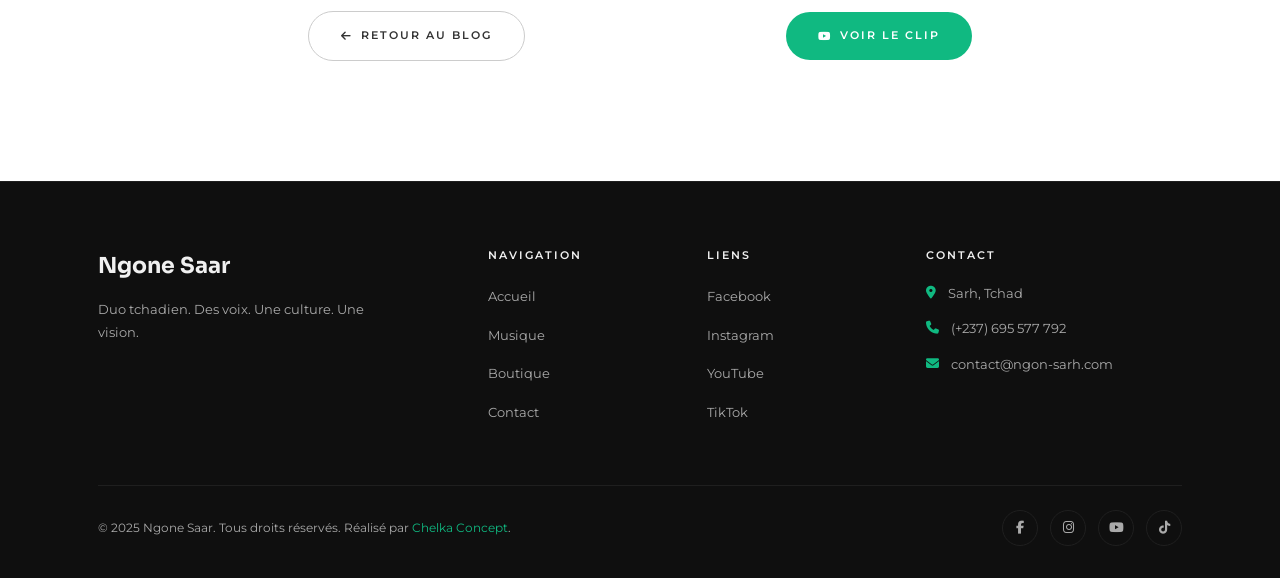
<file: blog/coulisses-clip.html>
<!DOCTYPE html>
<html lang="fr">
<head>
  <meta charset="utf-8">
  <meta name="viewport" content="width=device-width, initial-scale=1">
  <title>Dans les coulisses du clip — Ngone Saar</title>
  <link rel="shortcut icon" href="../assets/images/favicon.ico">
  <link rel="preconnect" href="https://fonts.googleapis.com">
  <link rel="preconnect" href="https://fonts.gstatic.com" crossorigin>
  <link rel="preconnect" href="https://cdnjs.cloudflare.com">
  <link rel="stylesheet" href="https://fonts.googleapis.com/css2?family=Sora:wght@400;500;600;700;800&family=Montserrat:wght@300;400;500;600;700&family=Bebas+Neue&display=swap">
  <link rel="stylesheet" href="https://cdnjs.cloudflare.com/ajax/libs/font-awesome/6.5.1/css/all.min.css" media="print" onload="this.media='all'">
  <noscript><link rel="stylesheet" href="https://cdnjs.cloudflare.com/ajax/libs/font-awesome/6.5.1/css/all.min.css"></noscript>
  <link rel="stylesheet" href="../assets/css/style.css">
  <link rel="manifest" href="../manifest.json">
</head>
<body>

<nav id="navbar">
  <span class="logo">Ngone Saar</span>
  <button class="menu-toggle" id="menuToggle" aria-label="Menu"><i class="fas fa-bars"></i></button>
  <ul id="navMenu">
    <li><a href="../index.html">Accueil</a></li>
    <li><a href="../about.html">À propos</a></li>
    <li><a href="../music.html">Musique</a></li>
    <li><a href="../gallery.html">Galerie</a></li>
    <li><a href="../boutique.html">Boutique</a></li>
    <li><a href="../presse.html">Blog</a></li>
    <li><a href="../contact.html">Contact</a></li>
  </ul>
</nav>

<section class="page-header" style="background-image:url('../assets/images/new/gallery-4.jpg');">
  <div class="container">
    <h1>Blog</h1>
    <p>Carnet de bord</p>
  </div>
</section>

<section class="section section--alt">
  <div class="container blog-article fade-in">
    <img class="article-cover" src="../assets/images/new/gallery-4.jpg" width="1080" height="720" alt="Coulisses du clip" fetchpriority="high">
    <div class="article-meta">
      <span class="cat">Coulisses</span>
      <span><i class="far fa-calendar-alt"></i> 22 Février 2025</span>
      <span><i class="far fa-clock"></i> 4 min de lecture</span>
    </div>
    <h1>Dans les coulisses du clip</h1>
    <p>Le tournage de notre premier vidéoclip a été une expérience inoubliable. Nous voulions partager avec vous un aperçu de ces moments passés derrière la caméra, entre professionnalisme et franche rigolade.</p>
    <p>Tout a commencé très tôt, 5h du matin, pour capturer la lumière dorée du lever de soleil sur les paysages de Sarh. L'équipe de tournage était composée de talents locaux, des jeunes passionnés qui ont tout donné pour que le rendu soit à la hauteur de nos attentes.</p>
    <p>Le moment le plus mémorable ? La scène de danse improvisée avec les habitants du quartier. Des sourires, de l'énergie, une vraie communion. C'est ça, l'essence de notre musique : rassembler les gens.</p>
    <blockquote>« Ce clip, c'est bien plus qu'une vidéo. C'est un bout de notre âme, de notre terre, de notre peuple. »</blockquote>
    <p>Un immense merci à toute l'équipe qui a rendu ce projet possible. Le résultat final vous plaira, on l'espère autant qu'il nous a plu à nous.</p>
    <div class="article-footer">
      <a class="btn btn-outline" href="../presse.html"><i class="fas fa-arrow-left"></i> Retour au blog</a>
      <a class="btn btn-primary" href="#" target="_blank"><i class="fab fa-youtube"></i> Voir le clip</a>
    </div>
  </div>
</section>

<footer><!-- same footer as ep-sorti.html -->
  <div class="container">
    <div class="footer-grid">
      <div class="footer-brand">
        <span class="logo">Ngone Saar</span>
        <p>Duo tchadien. Des voix. Une culture. Une vision.</p>
      </div>
      <div>
        <h5>Navigation</h5>
        <ul>
          <li><a href="../index.html">Accueil</a></li>
          <li><a href="../music.html">Musique</a></li>
          <li><a href="../boutique.html">Boutique</a></li>
          <li><a href="../contact.html">Contact</a></li>
        </ul>
      </div>
      <div>
        <h5>Liens</h5>
        <ul>
          <li><a href="#">Facebook</a></li>
          <li><a href="#">Instagram</a></li>
          <li><a href="#">YouTube</a></li>
          <li><a href="#">TikTok</a></li>
        </ul>
      </div>
      <div>
        <h5>Contact</h5>
        <ul class="footer-contact">
          <li><i class="fas fa-map-marker-alt"></i> Sarh, Tchad</li>
          <li><i class="fas fa-phone"></i> (+237) 695 577 792</li>
          <li><i class="fas fa-envelope"></i> contact@ngon-sarh.com</li>
        </ul>
      </div>
    </div>
    <div class="footer-bottom">
      <span>&copy; 2025 Ngone Saar. Tous droits réservés. Réalisé par <a href="https://www.chelkaconcept.online" target="_blank">Chelka Concept</a>.</span>
      <div class="footer-socials">
        <a href="#" aria-label="Facebook"><i class="fab fa-facebook-f"></i></a>
        <a href="#" aria-label="Instagram"><i class="fab fa-instagram"></i></a>
        <a href="#" aria-label="YouTube"><i class="fab fa-youtube"></i></a>
        <a href="#" aria-label="TikTok"><i class="fab fa-tiktok"></i></a>
      </div>
    </div>
  </div>
</footer>

<button class="floating-btn btn-back-top" id="btnBackTop" aria-label="Retour"><i class="fas fa-arrow-up"></i></button>
<a class="floating-btn btn-whatsapp" href="https://wa.me/237695577792" target="_blank" aria-label="WhatsApp"><i class="fab fa-whatsapp"></i></a>

<script src="../assets/js/script.js" defer></script>
<script>if ('serviceWorker' in navigator) { navigator.serviceWorker.register('../sw.js') }</script>

</body>
</html>
</file>
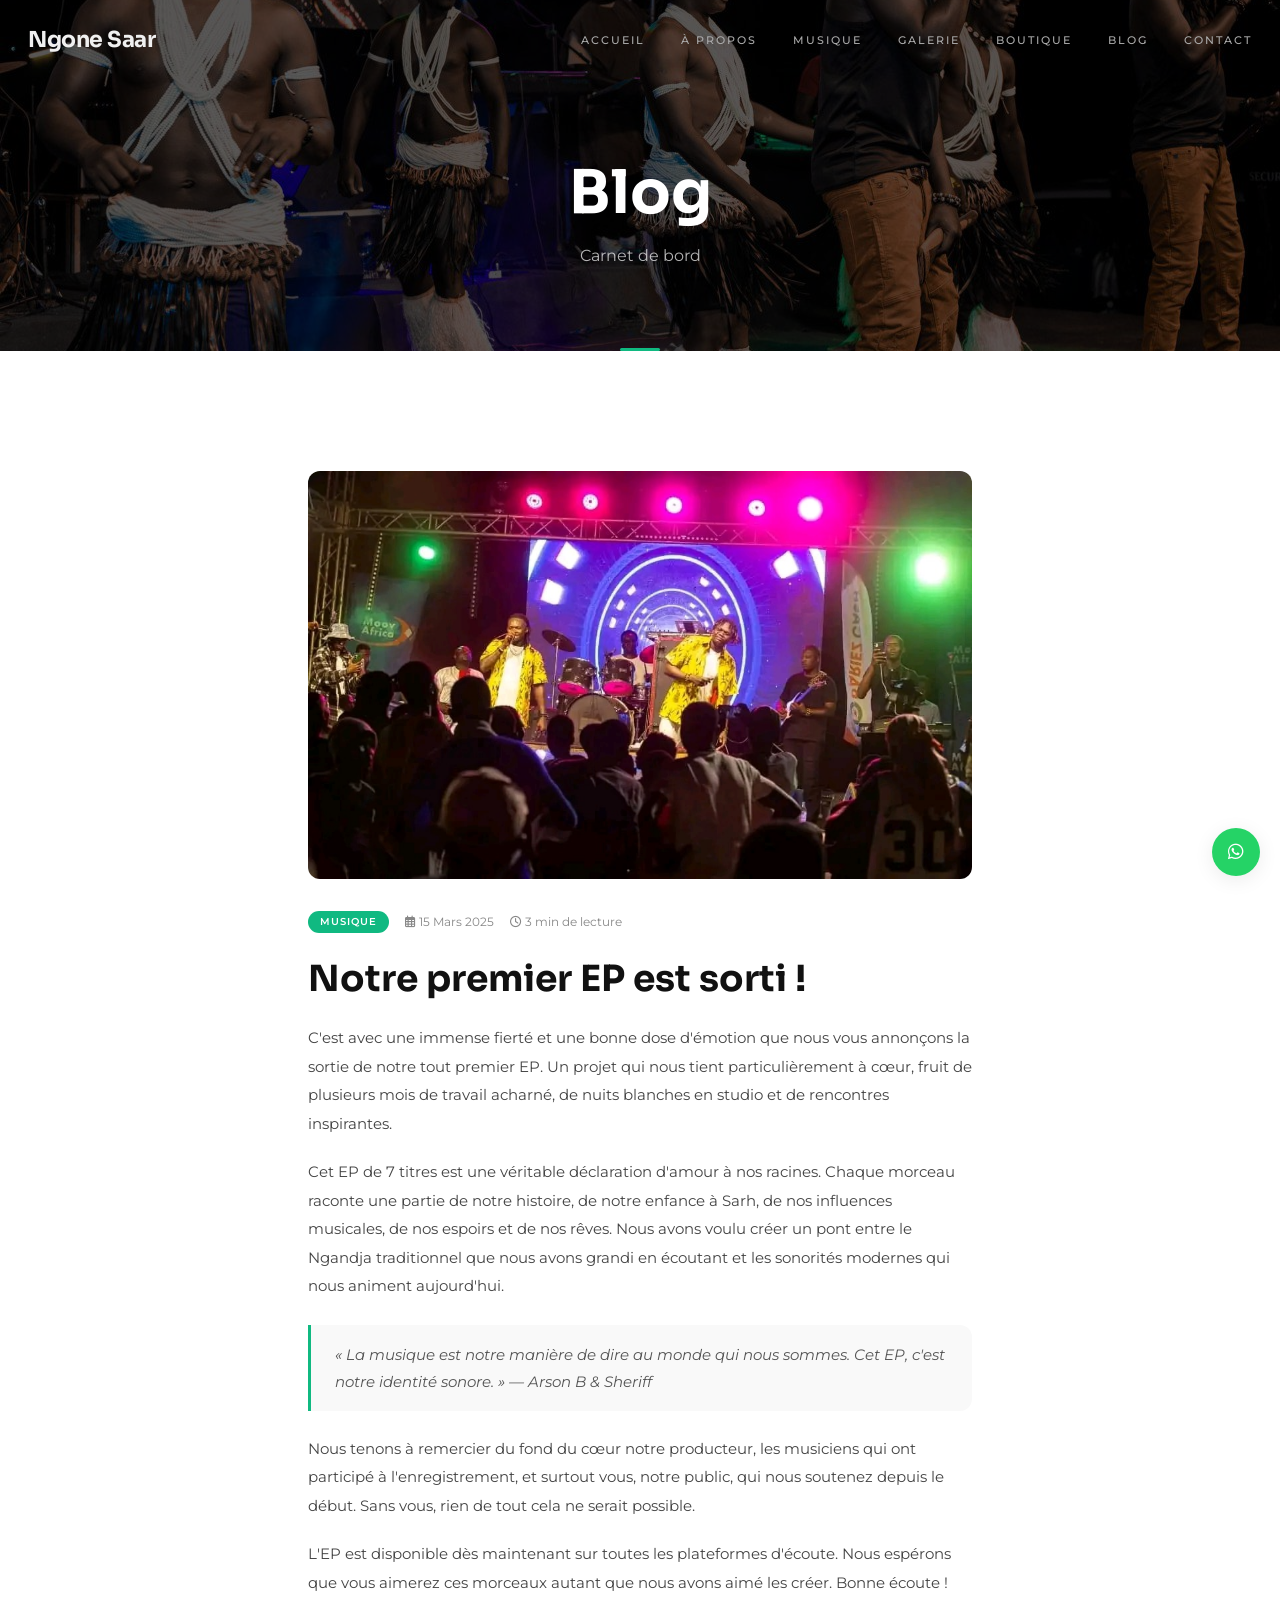
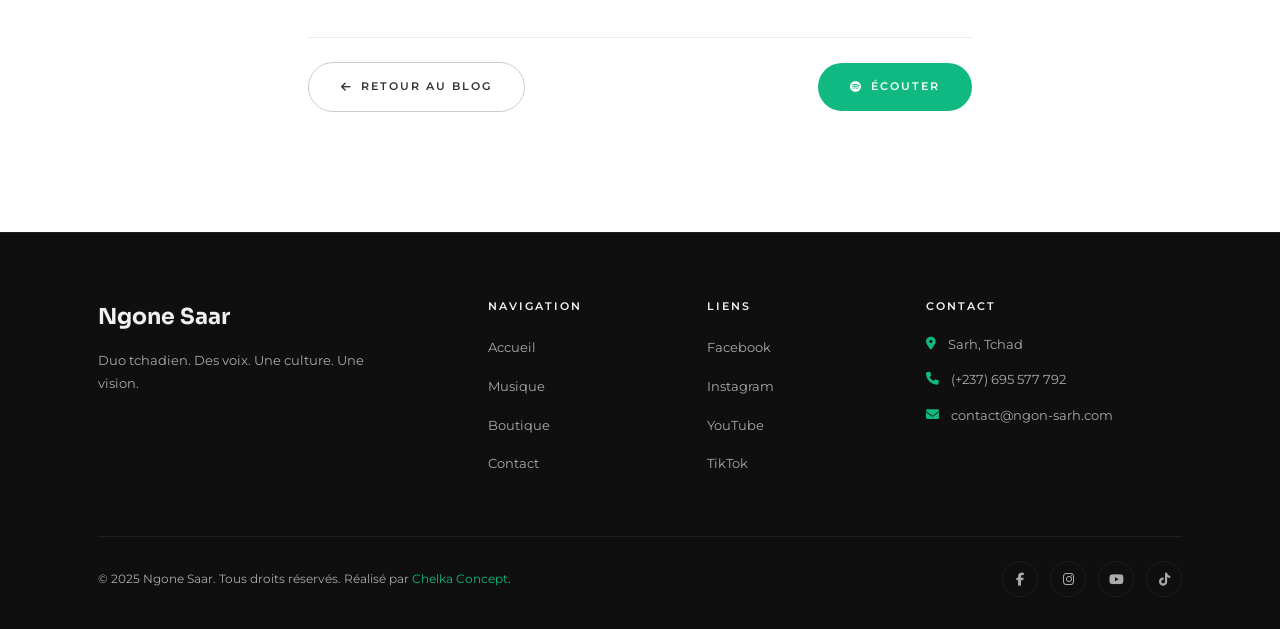
<file: blog/ep-sorti.html>
<!DOCTYPE html>
<html lang="fr">
<head>
  <meta charset="utf-8">
  <meta name="viewport" content="width=device-width, initial-scale=1">
  <title>Notre premier EP est sorti ! — Ngone Saar</title>
  <link rel="shortcut icon" href="../assets/images/favicon.ico">
  <link rel="preconnect" href="https://fonts.googleapis.com">
  <link rel="preconnect" href="https://fonts.gstatic.com" crossorigin>
  <link rel="preconnect" href="https://cdnjs.cloudflare.com">
  <link rel="stylesheet" href="https://fonts.googleapis.com/css2?family=Sora:wght@400;500;600;700;800&family=Montserrat:wght@300;400;500;600;700&family=Bebas+Neue&display=swap">
  <link rel="stylesheet" href="https://cdnjs.cloudflare.com/ajax/libs/font-awesome/6.5.1/css/all.min.css" media="print" onload="this.media='all'">
  <noscript><link rel="stylesheet" href="https://cdnjs.cloudflare.com/ajax/libs/font-awesome/6.5.1/css/all.min.css"></noscript>
  <link rel="stylesheet" href="../assets/css/style.css">
  <link rel="manifest" href="../manifest.json">
</head>
<body>

<nav id="navbar">
  <span class="logo">Ngone Saar</span>
  <button class="menu-toggle" id="menuToggle" aria-label="Menu"><i class="fas fa-bars"></i></button>
  <ul id="navMenu">
    <li><a href="../index.html">Accueil</a></li>
    <li><a href="../about.html">À propos</a></li>
    <li><a href="../music.html">Musique</a></li>
    <li><a href="../gallery.html">Galerie</a></li>
    <li><a href="../boutique.html">Boutique</a></li>
    <li><a href="../presse.html">Blog</a></li>
    <li><a href="../contact.html">Contact</a></li>
  </ul>
</nav>

<section class="page-header" style="background-image:url('../assets/images/new/gallery-3.jpg');">
  <div class="container">
    <h1>Blog</h1>
    <p>Carnet de bord</p>
  </div>
</section>

<section class="section section--alt">
  <div class="container blog-article fade-in">
    <img class="article-cover" src="../assets/images/new/gallery-1.jpg" width="1000" height="615" alt="Notre premier EP" fetchpriority="high">
    <div class="article-meta">
      <span class="cat">Musique</span>
      <span><i class="far fa-calendar-alt"></i> 15 Mars 2025</span>
      <span><i class="far fa-clock"></i> 3 min de lecture</span>
    </div>
    <h1>Notre premier EP est sorti !</h1>
    <p>C'est avec une immense fierté et une bonne dose d'émotion que nous vous annonçons la sortie de notre tout premier EP. Un projet qui nous tient particulièrement à cœur, fruit de plusieurs mois de travail acharné, de nuits blanches en studio et de rencontres inspirantes.</p>
    <p>Cet EP de 7 titres est une véritable déclaration d'amour à nos racines. Chaque morceau raconte une partie de notre histoire, de notre enfance à Sarh, de nos influences musicales, de nos espoirs et de nos rêves. Nous avons voulu créer un pont entre le Ngandja traditionnel que nous avons grandi en écoutant et les sonorités modernes qui nous animent aujourd'hui.</p>
    <blockquote>« La musique est notre manière de dire au monde qui nous sommes. Cet EP, c'est notre identité sonore. » — Arson B & Sheriff</blockquote>
    <p>Nous tenons à remercier du fond du cœur notre producteur, les musiciens qui ont participé à l'enregistrement, et surtout vous, notre public, qui nous soutenez depuis le début. Sans vous, rien de tout cela ne serait possible.</p>
    <p>L'EP est disponible dès maintenant sur toutes les plateformes d'écoute. Nous espérons que vous aimerez ces morceaux autant que nous avons aimé les créer. Bonne écoute !</p>
    <div class="article-footer">
      <a class="btn btn-outline" href="../presse.html"><i class="fas fa-arrow-left"></i> Retour au blog</a>
      <a class="btn btn-primary" href="#" target="_blank"><i class="fab fa-spotify"></i> Écouter</a>
    </div>
  </div>
</section>

<footer>
  <div class="container">
    <div class="footer-grid">
      <div class="footer-brand">
        <span class="logo">Ngone Saar</span>
        <p>Duo tchadien. Des voix. Une culture. Une vision.</p>
      </div>
      <div>
        <h5>Navigation</h5>
        <ul>
          <li><a href="../index.html">Accueil</a></li>
          <li><a href="../music.html">Musique</a></li>
          <li><a href="../boutique.html">Boutique</a></li>
          <li><a href="../contact.html">Contact</a></li>
        </ul>
      </div>
      <div>
        <h5>Liens</h5>
        <ul>
          <li><a href="#">Facebook</a></li>
          <li><a href="#">Instagram</a></li>
          <li><a href="#">YouTube</a></li>
          <li><a href="#">TikTok</a></li>
        </ul>
      </div>
      <div>
        <h5>Contact</h5>
        <ul class="footer-contact">
          <li><i class="fas fa-map-marker-alt"></i> Sarh, Tchad</li>
          <li><i class="fas fa-phone"></i> (+237) 695 577 792</li>
          <li><i class="fas fa-envelope"></i> contact@ngon-sarh.com</li>
        </ul>
      </div>
    </div>
    <div class="footer-bottom">
      <span>&copy; 2025 Ngone Saar. Tous droits réservés. Réalisé par <a href="https://www.chelkaconcept.online" target="_blank">Chelka Concept</a>.</span>
      <div class="footer-socials">
        <a href="#" aria-label="Facebook"><i class="fab fa-facebook-f"></i></a>
        <a href="#" aria-label="Instagram"><i class="fab fa-instagram"></i></a>
        <a href="#" aria-label="YouTube"><i class="fab fa-youtube"></i></a>
        <a href="#" aria-label="TikTok"><i class="fab fa-tiktok"></i></a>
      </div>
    </div>
  </div>
</footer>

<button class="floating-btn btn-back-top" id="btnBackTop" aria-label="Retour"><i class="fas fa-arrow-up"></i></button>
<a class="floating-btn btn-whatsapp" href="https://wa.me/237695577792" target="_blank" aria-label="WhatsApp"><i class="fab fa-whatsapp"></i></a>

<script src="../assets/js/script.js" defer></script>
<script>if ('serviceWorker' in navigator) { navigator.serviceWorker.register('../sw.js') }</script>

</body>
</html>
</file>
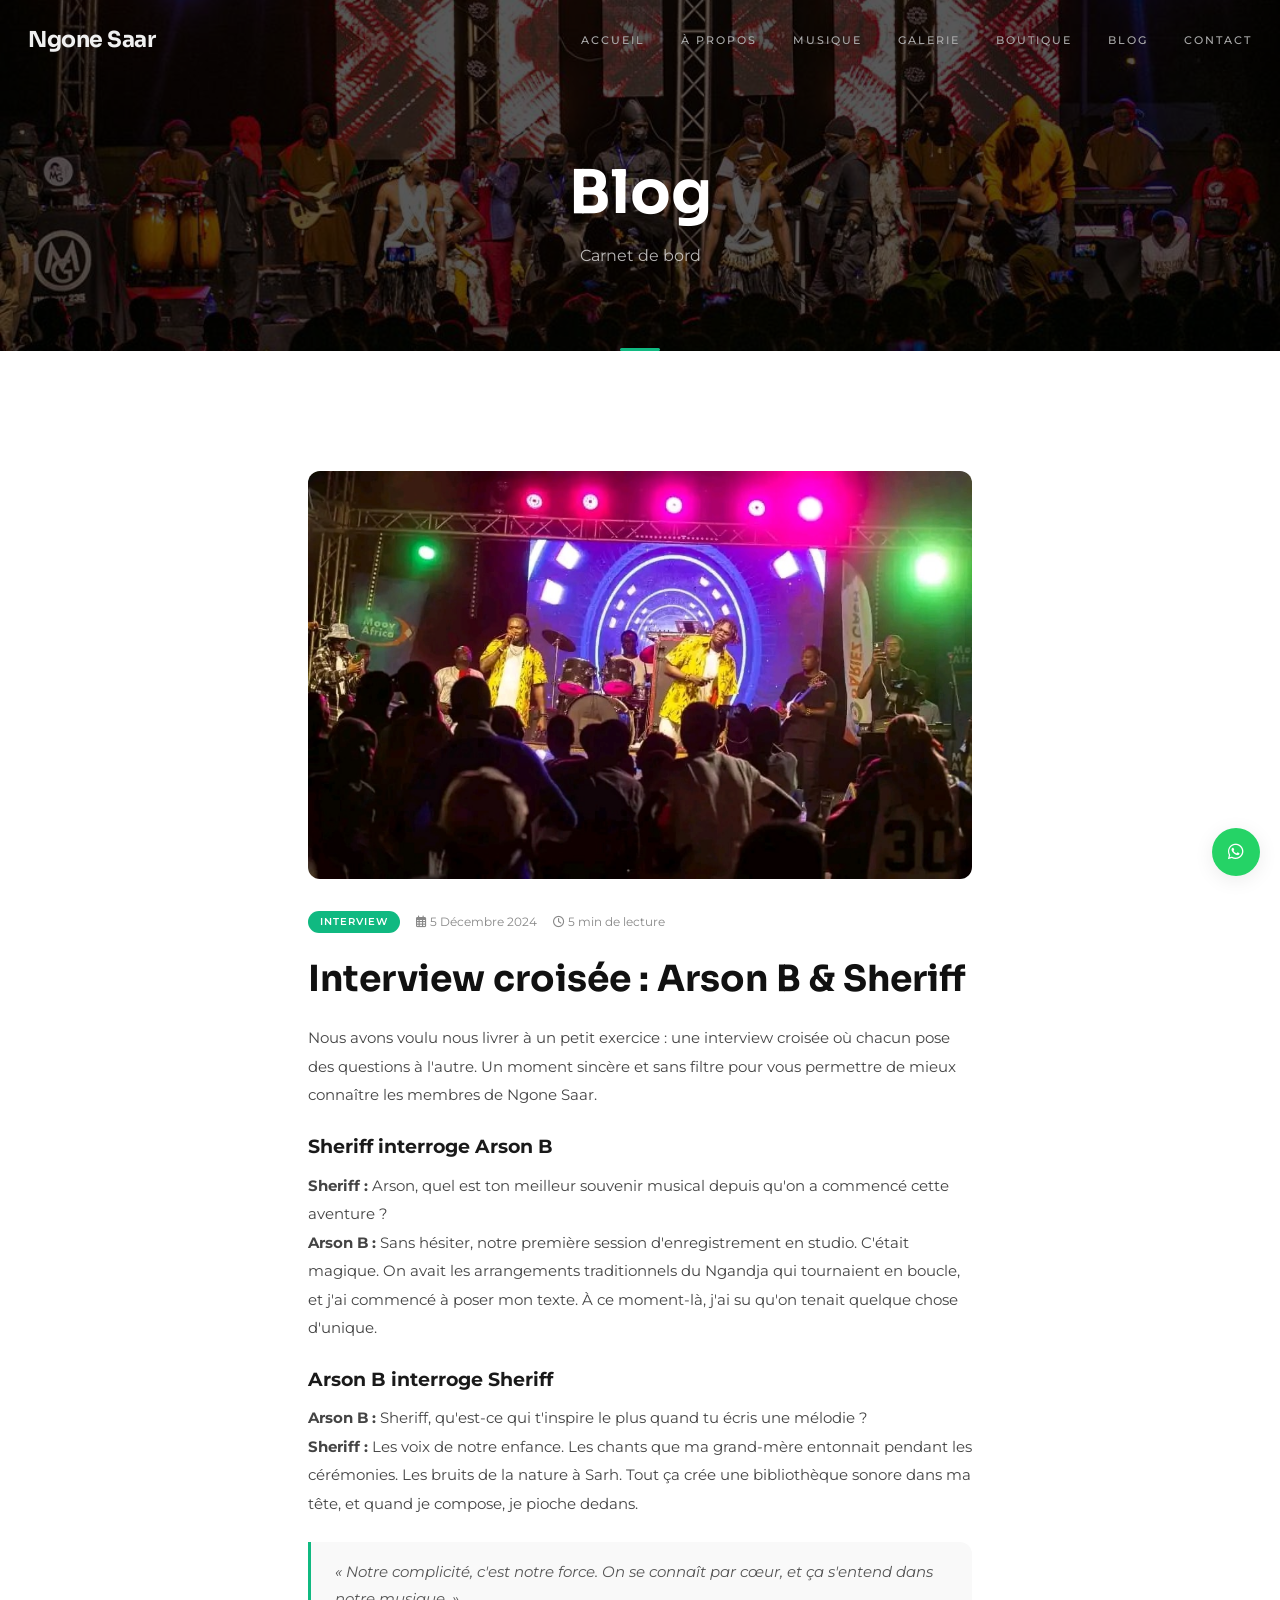
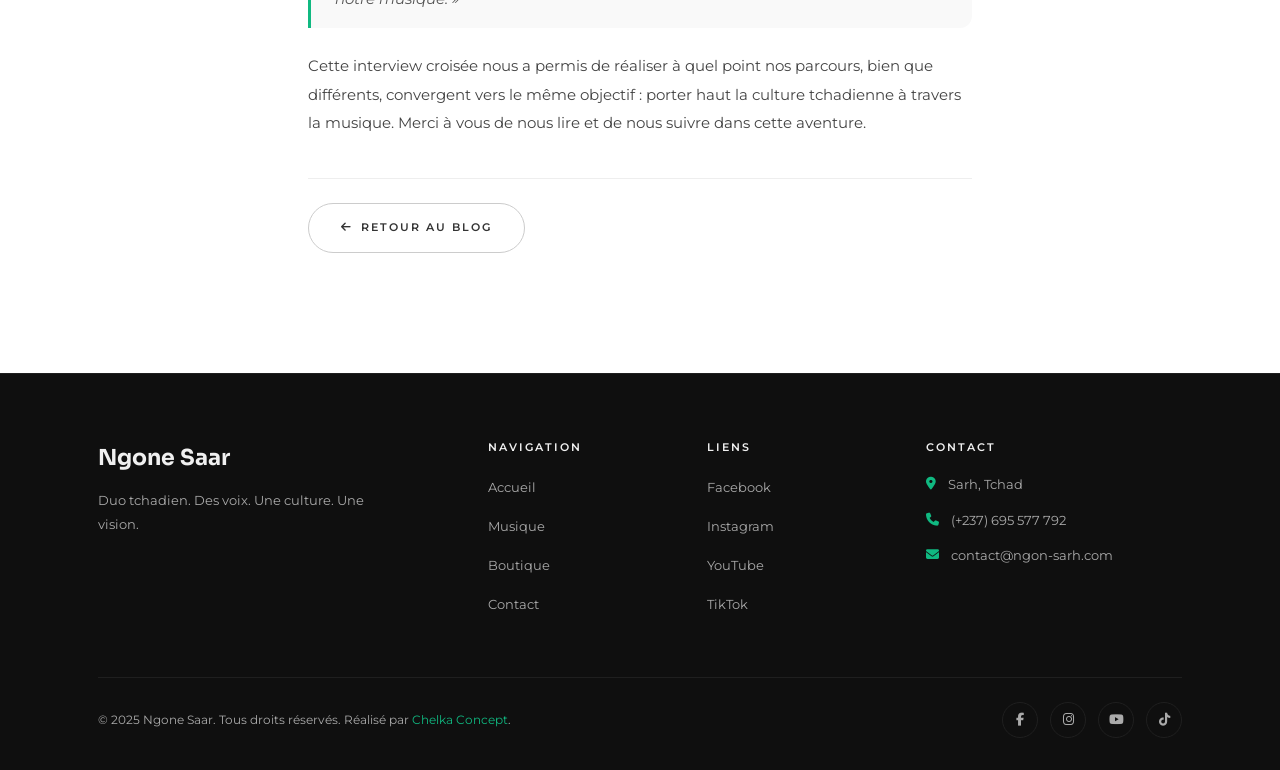
<file: blog/interview-croisee.html>
<!DOCTYPE html>
<html lang="fr">
<head>
  <meta charset="utf-8">
  <meta name="viewport" content="width=device-width, initial-scale=1">
  <title>Interview croisée — Ngone Saar</title>
  <link rel="shortcut icon" href="../assets/images/favicon.ico">
  <link rel="preconnect" href="https://fonts.googleapis.com">
  <link rel="preconnect" href="https://fonts.gstatic.com" crossorigin>
  <link rel="preconnect" href="https://cdnjs.cloudflare.com">
  <link rel="stylesheet" href="https://fonts.googleapis.com/css2?family=Sora:wght@400;500;600;700;800&family=Montserrat:wght@300;400;500;600;700&family=Bebas+Neue&display=swap">
  <link rel="stylesheet" href="https://cdnjs.cloudflare.com/ajax/libs/font-awesome/6.5.1/css/all.min.css" media="print" onload="this.media='all'">
  <noscript><link rel="stylesheet" href="https://cdnjs.cloudflare.com/ajax/libs/font-awesome/6.5.1/css/all.min.css"></noscript>
  <link rel="stylesheet" href="../assets/css/style.css">
  <link rel="manifest" href="../manifest.json">
</head>
<body>

<nav id="navbar">
  <span class="logo">Ngone Saar</span>
  <button class="menu-toggle" id="menuToggle" aria-label="Menu"><i class="fas fa-bars"></i></button>
  <ul id="navMenu">
    <li><a href="../index.html">Accueil</a></li>
    <li><a href="../about.html">À propos</a></li>
    <li><a href="../music.html">Musique</a></li>
    <li><a href="../gallery.html">Galerie</a></li>
    <li><a href="../boutique.html">Boutique</a></li>
    <li><a href="../presse.html">Blog</a></li>
    <li><a href="../contact.html">Contact</a></li>
  </ul>
</nav>

<section class="page-header" style="background-image:url('../assets/images/new/gallery-13.jpg');">
  <div class="container">
    <h1>Blog</h1>
    <p>Carnet de bord</p>
  </div>
</section>

<section class="section section--alt">
  <div class="container blog-article fade-in">
    <img class="article-cover" src="../assets/images/new/gallery-1.jpg" width="1000" height="615" alt="Interview croisée" fetchpriority="high">
    <div class="article-meta">
      <span class="cat">Interview</span>
      <span><i class="far fa-calendar-alt"></i> 5 Décembre 2024</span>
      <span><i class="far fa-clock"></i> 5 min de lecture</span>
    </div>
    <h1>Interview croisée : Arson B &amp; Sheriff</h1>
    <p>Nous avons voulu nous livrer à un petit exercice : une interview croisée où chacun pose des questions à l'autre. Un moment sincère et sans filtre pour vous permettre de mieux connaître les membres de Ngone Saar.</p>

    <h3 style="margin-bottom:8px;color:var(--text-heading-dark);">Sheriff interroge Arson B</h3>
    <p><strong>Sheriff :</strong> Arson, quel est ton meilleur souvenir musical depuis qu'on a commencé cette aventure ?<br>
    <strong>Arson B :</strong> Sans hésiter, notre première session d'enregistrement en studio. C'était magique. On avait les arrangements traditionnels du Ngandja qui tournaient en boucle, et j'ai commencé à poser mon texte. À ce moment-là, j'ai su qu'on tenait quelque chose d'unique.</p>

    <h3 style="margin-bottom:8px;color:var(--text-heading-dark);">Arson B interroge Sheriff</h3>
    <p><strong>Arson B :</strong> Sheriff, qu'est-ce qui t'inspire le plus quand tu écris une mélodie ?<br>
    <strong>Sheriff :</strong> Les voix de notre enfance. Les chants que ma grand-mère entonnait pendant les cérémonies. Les bruits de la nature à Sarh. Tout ça crée une bibliothèque sonore dans ma tête, et quand je compose, je pioche dedans.</p>

    <blockquote>« Notre complicité, c'est notre force. On se connaît par cœur, et ça s'entend dans notre musique. »</blockquote>

    <p>Cette interview croisée nous a permis de réaliser à quel point nos parcours, bien que différents, convergent vers le même objectif : porter haut la culture tchadienne à travers la musique. Merci à vous de nous lire et de nous suivre dans cette aventure.</p>

    <div class="article-footer">
      <a class="btn btn-outline" href="../presse.html"><i class="fas fa-arrow-left"></i> Retour au blog</a>
    </div>
  </div>
</section>

<footer>
  <div class="container">
    <div class="footer-grid">
      <div class="footer-brand">
        <span class="logo">Ngone Saar</span>
        <p>Duo tchadien. Des voix. Une culture. Une vision.</p>
      </div>
      <div>
        <h5>Navigation</h5>
        <ul>
          <li><a href="../index.html">Accueil</a></li>
          <li><a href="../music.html">Musique</a></li>
          <li><a href="../boutique.html">Boutique</a></li>
          <li><a href="../contact.html">Contact</a></li>
        </ul>
      </div>
      <div>
        <h5>Liens</h5>
        <ul>
          <li><a href="#">Facebook</a></li>
          <li><a href="#">Instagram</a></li>
          <li><a href="#">YouTube</a></li>
          <li><a href="#">TikTok</a></li>
        </ul>
      </div>
      <div>
        <h5>Contact</h5>
        <ul class="footer-contact">
          <li><i class="fas fa-map-marker-alt"></i> Sarh, Tchad</li>
          <li><i class="fas fa-phone"></i> (+237) 695 577 792</li>
          <li><i class="fas fa-envelope"></i> contact@ngon-sarh.com</li>
        </ul>
      </div>
    </div>
    <div class="footer-bottom">
      <span>&copy; 2025 Ngone Saar. Tous droits réservés. Réalisé par <a href="https://www.chelkaconcept.online" target="_blank">Chelka Concept</a>.</span>
      <div class="footer-socials">
        <a href="#" aria-label="Facebook"><i class="fab fa-facebook-f"></i></a>
        <a href="#" aria-label="Instagram"><i class="fab fa-instagram"></i></a>
        <a href="#" aria-label="YouTube"><i class="fab fa-youtube"></i></a>
        <a href="#" aria-label="TikTok"><i class="fab fa-tiktok"></i></a>
      </div>
    </div>
  </div>
</footer>

<button class="floating-btn btn-back-top" id="btnBackTop" aria-label="Retour"><i class="fas fa-arrow-up"></i></button>
<a class="floating-btn btn-whatsapp" href="https://wa.me/237695577792" target="_blank" aria-label="WhatsApp"><i class="fab fa-whatsapp"></i></a>

<script src="../assets/js/script.js" defer></script>
<script>if ('serviceWorker' in navigator) { navigator.serviceWorker.register('../sw.js') }</script>

</body>
</html>
</file>
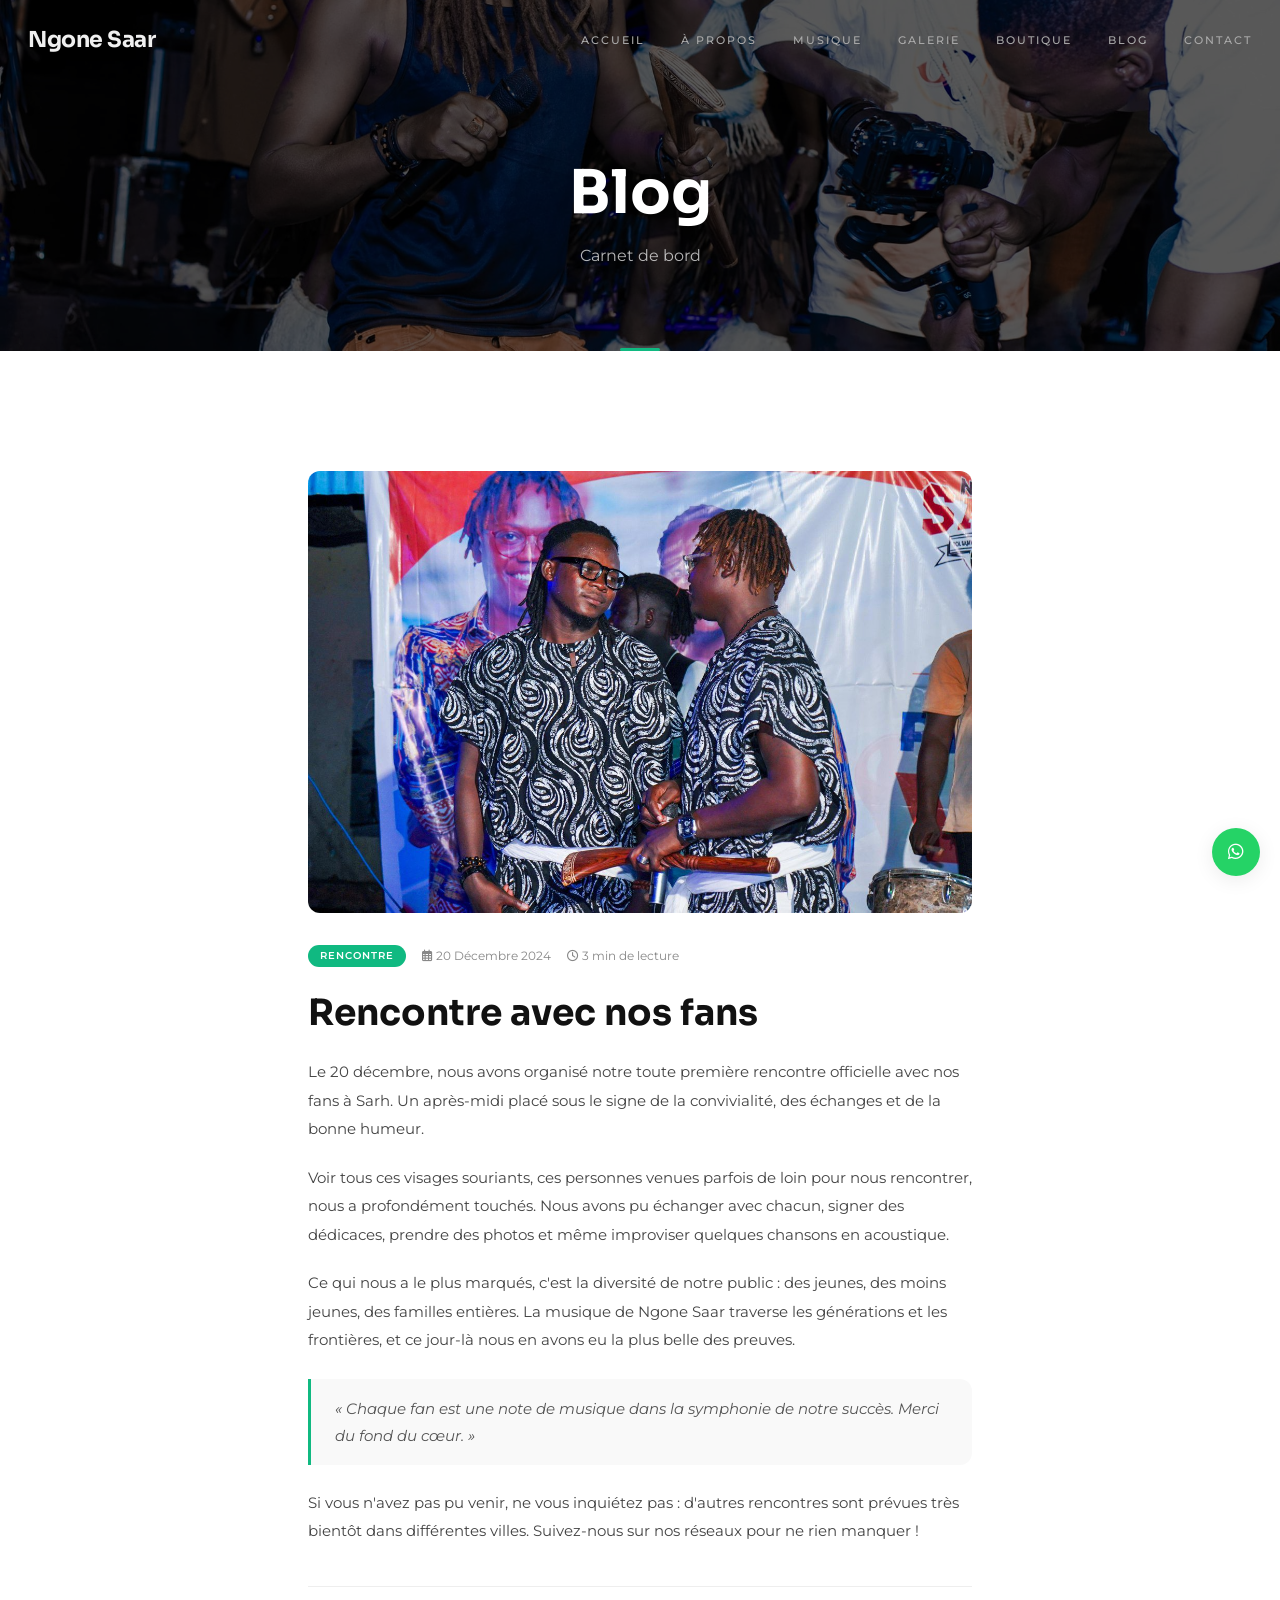
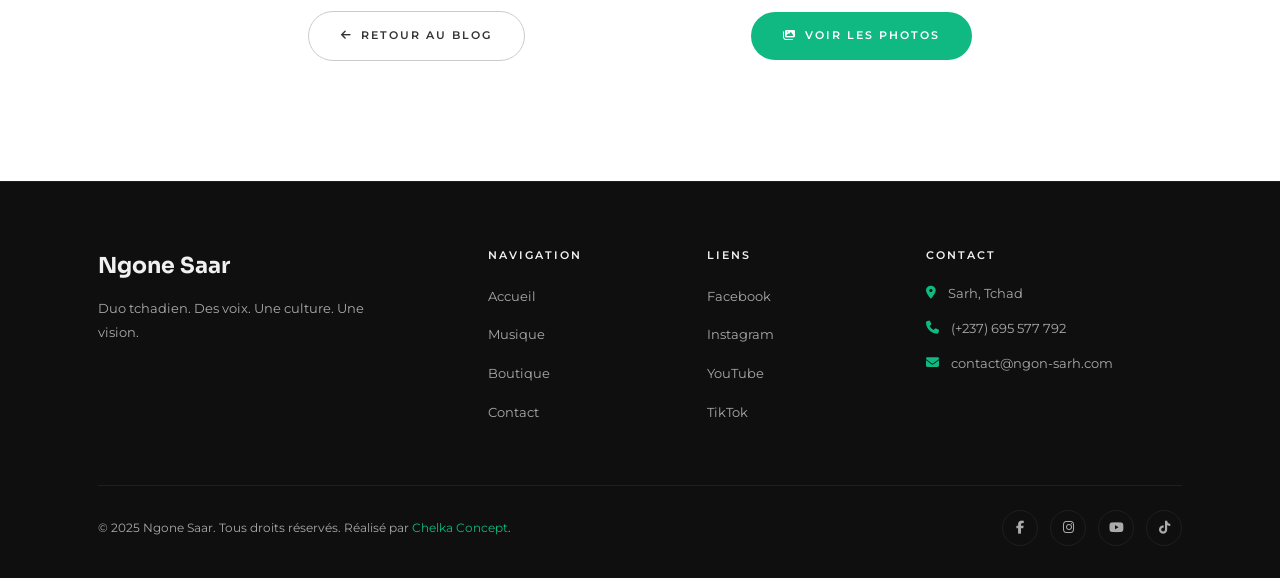
<file: blog/rencontre-fans.html>
<!DOCTYPE html>
<html lang="fr">
<head>
  <meta charset="utf-8">
  <meta name="viewport" content="width=device-width, initial-scale=1">
  <title>Rencontre avec nos fans — Ngone Saar</title>
  <link rel="shortcut icon" href="../assets/images/favicon.ico">
  <link rel="preconnect" href="https://fonts.googleapis.com">
  <link rel="preconnect" href="https://fonts.gstatic.com" crossorigin>
  <link rel="preconnect" href="https://cdnjs.cloudflare.com">
  <link rel="stylesheet" href="https://fonts.googleapis.com/css2?family=Sora:wght@400;500;600;700;800&family=Montserrat:wght@300;400;500;600;700&family=Bebas+Neue&display=swap">
  <link rel="stylesheet" href="https://cdnjs.cloudflare.com/ajax/libs/font-awesome/6.5.1/css/all.min.css" media="print" onload="this.media='all'">
  <noscript><link rel="stylesheet" href="https://cdnjs.cloudflare.com/ajax/libs/font-awesome/6.5.1/css/all.min.css"></noscript>
  <link rel="stylesheet" href="../assets/css/style.css">
  <link rel="manifest" href="../manifest.json">
</head>
<body>

<nav id="navbar">
  <span class="logo">Ngone Saar</span>
  <button class="menu-toggle" id="menuToggle" aria-label="Menu"><i class="fas fa-bars"></i></button>
  <ul id="navMenu">
    <li><a href="../index.html">Accueil</a></li>
    <li><a href="../about.html">À propos</a></li>
    <li><a href="../music.html">Musique</a></li>
    <li><a href="../gallery.html">Galerie</a></li>
    <li><a href="../boutique.html">Boutique</a></li>
    <li><a href="../presse.html">Blog</a></li>
    <li><a href="../contact.html">Contact</a></li>
  </ul>
</nav>

<section class="page-header" style="background-image:url('../assets/images/new/gallery-11.jpg');">
  <div class="container">
    <h1>Blog</h1>
    <p>Carnet de bord</p>
  </div>
</section>

<section class="section section--alt">
  <div class="container blog-article fade-in">
    <img class="article-cover" src="../assets/images/new/gallery-2.jpg" width="1280" height="853" alt="Rencontre fans" fetchpriority="high">
    <div class="article-meta">
      <span class="cat">Rencontre</span>
      <span><i class="far fa-calendar-alt"></i> 20 Décembre 2024</span>
      <span><i class="far fa-clock"></i> 3 min de lecture</span>
    </div>
    <h1>Rencontre avec nos fans</h1>
    <p>Le 20 décembre, nous avons organisé notre toute première rencontre officielle avec nos fans à Sarh. Un après-midi placé sous le signe de la convivialité, des échanges et de la bonne humeur.</p>
    <p>Voir tous ces visages souriants, ces personnes venues parfois de loin pour nous rencontrer, nous a profondément touchés. Nous avons pu échanger avec chacun, signer des dédicaces, prendre des photos et même improviser quelques chansons en acoustique.</p>
    <p>Ce qui nous a le plus marqués, c'est la diversité de notre public : des jeunes, des moins jeunes, des familles entières. La musique de Ngone Saar traverse les générations et les frontières, et ce jour-là nous en avons eu la plus belle des preuves.</p>
    <blockquote>« Chaque fan est une note de musique dans la symphonie de notre succès. Merci du fond du cœur. »</blockquote>
    <p>Si vous n'avez pas pu venir, ne vous inquiétez pas : d'autres rencontres sont prévues très bientôt dans différentes villes. Suivez-nous sur nos réseaux pour ne rien manquer !</p>
    <div class="article-footer">
      <a class="btn btn-outline" href="../presse.html"><i class="fas fa-arrow-left"></i> Retour au blog</a>
      <a class="btn btn-primary" href="../gallery.html"><i class="fas fa-images"></i> Voir les photos</a>
    </div>
  </div>
</section>

<footer>
  <div class="container">
    <div class="footer-grid">
      <div class="footer-brand">
        <span class="logo">Ngone Saar</span>
        <p>Duo tchadien. Des voix. Une culture. Une vision.</p>
      </div>
      <div>
        <h5>Navigation</h5>
        <ul>
          <li><a href="../index.html">Accueil</a></li>
          <li><a href="../music.html">Musique</a></li>
          <li><a href="../boutique.html">Boutique</a></li>
          <li><a href="../contact.html">Contact</a></li>
        </ul>
      </div>
      <div>
        <h5>Liens</h5>
        <ul>
          <li><a href="#">Facebook</a></li>
          <li><a href="#">Instagram</a></li>
          <li><a href="#">YouTube</a></li>
          <li><a href="#">TikTok</a></li>
        </ul>
      </div>
      <div>
        <h5>Contact</h5>
        <ul class="footer-contact">
          <li><i class="fas fa-map-marker-alt"></i> Sarh, Tchad</li>
          <li><i class="fas fa-phone"></i> (+237) 695 577 792</li>
          <li><i class="fas fa-envelope"></i> contact@ngon-sarh.com</li>
        </ul>
      </div>
    </div>
    <div class="footer-bottom">
      <span>&copy; 2025 Ngone Saar. Tous droits réservés. Réalisé par <a href="https://www.chelkaconcept.online" target="_blank">Chelka Concept</a>.</span>
      <div class="footer-socials">
        <a href="#" aria-label="Facebook"><i class="fab fa-facebook-f"></i></a>
        <a href="#" aria-label="Instagram"><i class="fab fa-instagram"></i></a>
        <a href="#" aria-label="YouTube"><i class="fab fa-youtube"></i></a>
        <a href="#" aria-label="TikTok"><i class="fab fa-tiktok"></i></a>
      </div>
    </div>
  </div>
</footer>

<button class="floating-btn btn-back-top" id="btnBackTop" aria-label="Retour"><i class="fas fa-arrow-up"></i></button>
<a class="floating-btn btn-whatsapp" href="https://wa.me/237695577792" target="_blank" aria-label="WhatsApp"><i class="fab fa-whatsapp"></i></a>

<script src="../assets/js/script.js" defer></script>
<script>if ('serviceWorker' in navigator) { navigator.serviceWorker.register('../sw.js') }</script>

</body>
</html>
</file>
<file: assets/css/style.css>
:root {
  /* Shared */
  --accent: #10b981;
  --accent-light: #34d399;
  --accent-dark: #059669;
  --accent-glow: rgba(16, 185, 129, 0.06);
  --accent-subtle: rgba(16, 185, 129, 0.12);
  --accent-glow-strong: rgba(16, 185, 129, 0.15);

  --heading: 'Sora', system-ui, sans-serif;
  --sans: 'Montserrat', system-ui, -apple-system, sans-serif;
  --accent-font: 'Bebas Neue', sans-serif;

  --radius-sm: 8px;
  --radius: 12px;
  --radius-lg: 20px;
  --radius-xl: 28px;
  --radius-full: 50px;

  --shadow-sm: 0 1px 3px rgba(0,0,0,0.08);
  --shadow: 0 4px 20px rgba(0,0,0,0.08);
  --shadow-lg: 0 8px 40px rgba(0,0,0,0.12);
  --shadow-dark-sm: 0 1px 3px rgba(0,0,0,0.3);
  --shadow-dark: 0 4px 20px rgba(0,0,0,0.3);
  --shadow-dark-lg: 0 8px 40px rgba(0,0,0,0.4);

  --transition: 0.4s cubic-bezier(0.22, 1, 0.36, 1);

  /* Body-level dark defaults (nav, footer, hero, page-header, floating) */
  --bg: #0a0a0a;
  --bg-alt: #0f0f0f;
  --bg-card: #141414;
  --text: #d1d1d1;
  --text-light: #aaa;
  --text-muted: #777;
  --text-heading: #f0f0f0;
  --border: #1f1f1f;
  --border-light: #2a2a2a;

  /* Section cascading variables — light defaults */
  --c-bg: #f8f8f8;
  --c-bg-alt: #ffffff;
  --c-surface: #ffffff;
  --c-surface-hover: #f5f5f5;
  --c-border: #e5e5e5;
  --c-border-hover: #d0d0d0;
  --c-text: #1a1a1a;
  --c-text-soft: #555;
  --c-text-muted: #888;
  --c-heading: #111;
  --c-form-bg: #f0f0f0;
  --c-form-border: #ddd;
  --c-form-text: #111;
  --c-form-label: #333;
  --c-btn-outline-border: #ccc;
  --c-btn-outline-text: #333;
  --c-shadow: var(--shadow);
  --c-shadow-lg: var(--shadow-lg);
}

* { margin: 0; padding: 0; box-sizing: border-box; }
html { scroll-behavior: smooth; }
::-webkit-scrollbar { width: 6px; }
::-webkit-scrollbar-track { background: var(--bg); }
::-webkit-scrollbar-thumb { background: var(--border-light); border-radius: 3px; }
::-webkit-scrollbar-thumb:hover { background: var(--text-light); }

body {
  font-family: var(--sans);
  background: var(--bg);
  color: var(--text);
  line-height: 1.8;
  -webkit-font-smoothing: antialiased;
}

::selection { background: var(--accent); color: #fff; }
img { max-width: 100%; height: auto; display: block; }
a { color: var(--accent); text-decoration: none; transition: all var(--transition); }
a:hover { color: var(--accent-light); }
ul { list-style: none; }

.container { max-width: 1140px; margin: 0 auto; padding: 0 28px; }

/* ========== NAV ========== */
nav {
  position: fixed; top: 0; left: 0; right: 0; z-index: 1000;
  padding: 20px 28px;
  display: flex; align-items: center; justify-content: space-between;
  transition: all var(--transition);
}
nav.scrolled {
  background: rgba(10,10,10,0.85);
  backdrop-filter: blur(24px) saturate(1.4);
  -webkit-backdrop-filter: blur(24px) saturate(1.4);
  padding: 12px 28px;
  border-bottom: 1px solid var(--border);
}
nav .logo {
  font-family: var(--heading);
  font-size: 22px;
  color: var(--text-heading);
  font-weight: 700;
  letter-spacing: -0.5px;
}
nav ul { display: flex; gap: 36px; }
nav ul a {
  color: var(--text-light);
  font-size: 11px;
  font-weight: 500;
  letter-spacing: 2px;
  text-transform: uppercase;
  transition: color var(--transition);
  position: relative;
}
nav ul a::after {
  content: '';
  position: absolute; bottom: -4px; left: 50%; transform: translateX(-50%);
  width: 0; height: 2px;
  background: var(--accent);
  border-radius: 2px;
  transition: width var(--transition);
}
nav ul a:hover { color: var(--text-heading); }
nav ul a:hover::after { width: 100%; }
nav ul a.active { color: var(--text-heading); }
nav ul a.active::after { width: 100%; }
.menu-toggle { display: none; background: none; border: none; color: var(--text-heading); font-size: 22px; cursor: pointer; }

/* ========== PAGE HEADER ========== */
.page-header {
  padding: 160px 0 80px;
  text-align: center;
  position: relative;
  background-size: cover;
  background-position: center;
  background-repeat: no-repeat;
}
.page-header::before {
  content: '';
  position: absolute; inset: 0;
  background: rgba(0,0,0,0.65);
  z-index: 1;
}
.page-header::after {
  content: '';
  position: absolute; bottom: 0; left: 50%; transform: translateX(-50%);
  width: 40px; height: 3px;
  background: var(--accent); border-radius: 2px;
  z-index: 2;
}
.page-header .container { position: relative; z-index: 2; }
.page-header h1 {
  font-family: var(--heading);
  font-size: clamp(40px, 5vw, 60px);
  color: #fff;
  font-weight: 700;
  line-height: 1.1;
  margin-bottom: 16px;
}
.page-header p {
  font-size: 16px;
  color: rgba(255,255,255,0.7);
  max-width: 520px;
  margin: 0 auto;
}


/* ========== HERO ========== */
.hero {
  min-height: 100vh;
  display: flex; align-items: center; justify-content: center;
  position: relative;
  overflow: hidden;
  background: var(--bg);
}
.hero::before {
  content: '';
  position: absolute;
  inset: 0;
  background: url(../images/new/gallery-14.jpg) center/cover no-repeat fixed;
  opacity: 0.5;
  z-index: 0;
}
.hero::after {
  content: '';
  position: absolute;
  inset: 0;
  background:
    linear-gradient(to bottom, rgba(10,10,10,0.3) 0%, rgba(10,10,10,0.85) 100%),
    radial-gradient(ellipse at 50% 0%, var(--accent-glow) 0%, transparent 70%);
  z-index: 1;
}
.hero-inner {
  position: relative;
  z-index: 2;
  text-align: center;
  max-width: 800px;
  padding: 0 28px;
  width: 100%;
}
.hero-tag {
  display: inline-block;
  font-size: 15px;
  font-family: var(--accent-font);
  letter-spacing: 4px;
  text-transform: uppercase;
  color: var(--accent);
  margin-bottom: 20px;
  padding: 6px 20px;
  border: 1px solid var(--accent-subtle);
  border-radius: 50px;
  background: var(--accent-glow);
}
.hero-text h1 {
  font-family: var(--heading);
  font-size: clamp(48px, 8vw, 96px);
  color: #fff;
  line-height: 1.02;
  margin-bottom: 12px;
  font-weight: 700;
  letter-spacing: -1px;
}
.hero-text .sub {
  font-size: 18px;
  color: rgba(255,255,255,0.5);
  margin-bottom: 24px;
  font-weight: 300;
  letter-spacing: 0.5px;
}
.hero-text .desc {
  font-size: 15px;
  color: rgba(255,255,255,0.6);
  line-height: 1.9;
  margin-bottom: 32px;
  max-width: 560px;
  margin-left: auto; margin-right: auto;
}
.hero-socials { display: flex; gap: 12px; margin-bottom: 32px; justify-content: center; }
.hero-socials a {
  width: 44px; height: 44px; border-radius: 50%;
  border: 1px solid rgba(255,255,255,0.1);
  display: flex; align-items: center; justify-content: center;
  color: rgba(255,255,255,0.5); font-size: 15px;
  transition: all var(--transition);
  background: rgba(255,255,255,0.03);
}
.hero-socials a:hover {
  background: var(--accent); border-color: var(--accent); color: #fff;
  transform: translateY(-3px);
  box-shadow: 0 8px 24px rgba(16,185,129,0.25);
}
.hero-buttons { display: flex; gap: 12px; flex-wrap: wrap; justify-content: center; }

/* ========== BUTTONS ========== */
.btn {
  display: inline-flex; align-items: center; gap: 8px;
  padding: 14px 32px; border-radius: 50px;
  font-family: var(--sans); font-size: 11px; font-weight: 600;
  letter-spacing: 2px; text-transform: uppercase;
  border: none; cursor: pointer;
  transition: all var(--transition);
}
.btn-primary { background: var(--accent); color: #fff; }
.btn-primary:hover { background: var(--accent-dark); color: #fff; transform: translateY(-2px); box-shadow: 0 8px 24px rgba(16,185,129,0.3); }
.btn-outline { background: transparent; border: 1px solid var(--c-btn-outline-border); color: var(--c-btn-outline-text); }
.btn-outline:hover { border-color: var(--accent); color: var(--accent); transform: translateY(-2px); background: var(--accent-glow); }

/* ========== SECTION ========== */
.section {
  padding: 120px 0;
  position: relative;
  --c-bg: #f8f8f8;
  --c-bg-alt: #ffffff;
  --c-surface: #ffffff;
  --c-surface-hover: #f5f5f5;
  --c-border: #e5e5e5;
  --c-border-hover: #d0d0d0;
  --c-text: #1a1a1a;
  --c-text-soft: #555;
  --c-text-muted: #888;
  --c-heading: #111;
  --c-form-bg: #f0f0f0;
  --c-form-border: #ddd;
  --c-form-text: #111;
  --c-form-label: #333;
  --c-btn-outline-border: #ccc;
  --c-btn-outline-text: #333;
  --c-shadow: var(--shadow);
  --c-shadow-lg: var(--shadow-lg);
  background: var(--c-bg);
  color: var(--c-text);
}
.section--alt {
  --c-bg: #ffffff;
  background: var(--c-bg);
}
.section--dark {
  --c-bg: #0a0a0a;
  --c-bg-alt: #0f0f0f;
  --c-surface: #141414;
  --c-surface-hover: #1a1a1a;
  --c-border: #1f1f1f;
  --c-border-hover: #2a2a2a;
  --c-text: #ddd;
  --c-text-soft: #aaa;
  --c-text-muted: #777;
  --c-heading: #fff;
  --c-form-bg: #0a0a0a;
  --c-form-border: #1f1f1f;
  --c-form-text: #f0f0f0;
  --c-form-label: #a8a8a8;
  --c-btn-outline-border: rgba(255,255,255,0.15);
  --c-btn-outline-text: #fff;
  --c-shadow: var(--shadow-dark);
  --c-shadow-lg: var(--shadow-dark-lg);
  background: var(--c-bg);
  color: var(--c-text);
}
.section--accent {
  --c-bg: #10b981;
  --c-surface: rgba(255,255,255,0.12);
  --c-surface-hover: rgba(255,255,255,0.18);
  --c-border: rgba(255,255,255,0.2);
  --c-border-hover: rgba(255,255,255,0.3);
  --c-text: #fff;
  --c-text-soft: rgba(255,255,255,0.85);
  --c-text-muted: rgba(255,255,255,0.65);
  --c-heading: #ffffff;
  --c-form-bg: rgba(0,0,0,0.15);
  --c-form-border: rgba(255,255,255,0.2);
  --c-form-text: #fff;
  --c-form-label: rgba(255,255,255,0.8);
  --c-btn-outline-border: rgba(255,255,255,0.35);
  --c-btn-outline-text: #fff;
  --c-shadow: 0 4px 20px rgba(16,185,129,0.3);
  --c-shadow-lg: 0 8px 40px rgba(16,185,129,0.35);
  background: var(--c-bg);
  color: var(--c-text);
  position: relative;
  overflow: hidden;
}
.section--accent .section-tag { color: rgba(255,255,255,0.7); }
.section--accent .section-title { color: #fff; }
.section--accent .section-desc { color: rgba(255,255,255,0.7); }
.section--accent .btn-outline { border-color: rgba(255,255,255,0.35); color: #fff; }
.section--accent .btn-outline:hover { background: rgba(255,255,255,0.12); border-color: #fff; color: #fff; }
.section--accent .btn-primary { background: #fff; color: var(--accent-dark); }
.section--accent .btn-primary:hover { background: rgba(255,255,255,0.85); color: var(--accent-dark); transform: translateY(-2px); box-shadow: 0 8px 24px rgba(0,0,0,0.15); }

.section-header { text-align: center; margin-bottom: 64px; max-width: 640px; margin-left: auto; margin-right: auto; }
.section-tag {
  display: inline-block; font-size: 14px; font-family: var(--accent-font);
  letter-spacing: 4px; text-transform: uppercase; color: var(--accent); margin-bottom: 12px;
}
.section-title {
  font-family: var(--heading); font-size: clamp(32px, 4vw, 48px);
  font-weight: 700; color: var(--c-heading); margin-bottom: 16px; line-height: 1.15;
  letter-spacing: -0.5px;
}
.section-desc { font-size: 16px; color: var(--c-text-soft); line-height: 1.8; }

/* ========== VISION ========== */
.vision-grid { display: grid; grid-template-columns: 1fr 1fr; gap: 20px; }
.vision-block {
  padding: 40px 36px;
  background: var(--c-surface);
  border-radius: var(--radius);
  border: 1px solid var(--c-border);
  transition: all var(--transition);
  position: relative; overflow: hidden;
}
.vision-block::before {
  content: '';
  position: absolute; top: 0; left: 0; right: 0;
  height: 2px;
  background: linear-gradient(90deg, transparent, var(--accent), transparent);
  opacity: 0;
  transition: opacity var(--transition);
}
.vision-block:hover { border-color: var(--c-border-hover); transform: translateY(-2px); box-shadow: var(--c-shadow); }
.vision-block:hover::before { opacity: 1; }
.vision-block .icon { font-size: 28px; color: var(--accent); margin-bottom: 20px; display: block; }
.vision-block h3 { font-family: var(--heading); font-size: 20px; color: var(--c-heading); margin-bottom: 12px; }
.vision-block p { font-size: 14px; color: var(--c-text-soft); line-height: 1.8; }

/* ========== STATS ========== */
.stats-bar {
  display: grid; grid-template-columns: repeat(4, 1fr);
}
.stat-item {
  text-align: center; padding: 24px 16px;
}
.stat-item + .stat-item { border-left: 1px solid var(--c-border); }
.section--accent .stat-item + .stat-item { border-left-color: rgba(255,255,255,0.15); }
.stat-item .num {
  font-family: var(--heading); font-size: 48px;
  font-weight: 800; line-height: 1; margin-bottom: 4px;
  background: linear-gradient(135deg, var(--accent), var(--accent-light));
  -webkit-background-clip: text; -webkit-text-fill-color: transparent;
  background-clip: text;
}
.section--accent .stat-item .num {
  -webkit-text-fill-color: #fff;
  background: none;
  color: #fff;
}
.stat-item .label { font-size: 10px; color: var(--c-text-soft); text-transform: uppercase; letter-spacing: 2px; font-weight: 500; }

/* ========== MUSIC ========== */
.music-wrap { max-width: 700px; margin: 0 auto; }
.music-wrap iframe { width: 100%; border-radius: var(--radius); box-shadow: var(--c-shadow-lg); }
.music-links { display: flex; justify-content: center; gap: 10px; margin-top: 24px; flex-wrap: wrap; }
.music-links a {
  display: inline-flex; align-items: center; gap: 8px;
  padding: 10px 22px; border-radius: 50px;
  font-size: 12px; font-weight: 500;
  border: 1px solid var(--c-border); color: var(--c-text-soft);
  transition: all var(--transition); background: var(--c-bg-alt);
}
.music-links a:hover { background: var(--accent-glow-strong); border-color: var(--accent); color: var(--accent); transform: translateY(-2px); }

/* ========== DISCOGRAPHY ========== */
.discography-grid { display: grid; grid-template-columns: 1fr 1fr; gap: 0; max-width: 780px; margin: 0 auto; }
.track-card {
  display: flex; align-items: center; gap: 16px;
  padding: 18px 20px; transition: all var(--transition);
  border-bottom: 1px solid var(--c-border); position: relative;
}
.track-card:nth-last-child(-n+2) { border-bottom: none; }
.track-card:hover { background: var(--accent-glow); }
.track-num {
  font-size: 13px; color: var(--c-text-soft); font-weight: 500;
  font-family: var(--sans); min-width: 28px; letter-spacing: 0.5px;
}
.track-info { flex: 1; }
.track-info h4 { color: var(--c-heading); font-size: 14px; font-weight: 500; margin-bottom: 2px; }
.track-info span { font-size: 11px; color: var(--c-text-muted); }
.track-play {
  width: 32px; height: 32px; border-radius: 50%;
  background: var(--accent-glow); color: var(--accent); border: 1px solid var(--accent-subtle);
  display: flex; align-items: center; justify-content: center;
  cursor: pointer; font-size: 12px; transition: all var(--transition);
  opacity: 0.7;
}
.track-card:hover .track-play { opacity: 1; }
.track-play:hover { background: var(--accent); color: #fff; border-color: var(--accent); transform: scale(1.1); }

/* ========== PRESS GRID ========== */
.testi-grid { display: grid; grid-template-columns: 1fr 1fr; gap: 16px; }
.testi-card {
  padding: 32px 28px; background: var(--c-surface); border-radius: var(--radius);
  border: 1px solid var(--c-border); transition: all var(--transition);
}
.testi-card:hover { border-color: var(--c-border-hover); transform: translateY(-2px); box-shadow: var(--c-shadow); }
.testi-card .stars { color: var(--accent); font-size: 12px; margin-bottom: 16px; letter-spacing: 3px; }
.testi-card blockquote { font-size: 14px; color: var(--c-text); line-height: 1.8; font-style: italic; margin-bottom: 16px; }
.testi-card cite { font-size: 12px; color: var(--c-heading); font-style: normal; font-weight: 600; display: block; }
.testi-card .source { font-size: 11px; color: var(--c-text-soft); }

.press-link {
  font-size: 12px; color: var(--accent); font-weight: 500; display: inline-flex; align-items: center; gap: 6px;
}
.press-link:hover { text-decoration: underline; }

/* ========== BLOG ========== */
.blog-grid { display: grid; grid-template-columns: 1fr 1fr 1fr; gap: 24px; }
.blog-card {
  background: #fff; border-radius: var(--radius); overflow: hidden;
  transition: all var(--transition); box-shadow: 0 1px 3px rgba(0,0,0,0.06);
  display: flex; flex-direction: column;
}
.blog-card:hover { transform: translateY(-4px); box-shadow: 0 12px 32px rgba(0,0,0,0.1); }
.blog-card-img { width: 100%; height: 200px; object-fit: cover; display: block; }
.blog-card-body { padding: 24px; display: flex; flex-direction: column; gap: 10px; flex: 1; }
.blog-card-meta { font-size: 11px; color: #888; display: flex; align-items: center; gap: 12px; }
.blog-card-meta .cat {
  background: var(--accent); color: #fff; padding: 2px 10px; border-radius: 20px;
  font-size: 10px; font-weight: 600; text-transform: uppercase; letter-spacing: 1px;
}
.blog-card-body h3 { font-size: 17px; color: #111; font-family: var(--heading); line-height: 1.3; }
.blog-card-body p { font-size: 13px; color: #666; line-height: 1.7; }
.blog-card-footer { display: flex; align-items: center; justify-content: space-between; margin-top: auto; padding-top: 12px; border-top: 1px solid #eee; }
.blog-card-footer .blog-date { font-size: 11px; color: #999; }
@media (max-width: 900px) { .blog-grid { grid-template-columns: 1fr 1fr; } }
@media (max-width: 768px) {
  .blog-grid { grid-template-columns: 1fr; gap: 20px; }
  .blog-preview { grid-template-columns: none; display: flex; gap: 16px; overflow-x: auto; scroll-snap-type: x mandatory; -webkit-overflow-scrolling: touch; padding: 4px 0 16px; }
  .blog-preview::-webkit-scrollbar { display: none; }
  .blog-preview .blog-card { flex: 0 0 100%; scroll-snap-align: start; }
}

/* ========== BLOG ARTICLE PAGE ========== */
.blog-article { max-width: 720px; margin: 0 auto; }
.blog-article .article-cover { width: 100%; border-radius: var(--radius); margin-bottom: 32px; }
.blog-article .article-meta { font-size: 12px; color: #888; display: flex; align-items: center; gap: 16px; margin-bottom: 24px; }
.blog-article .article-meta .cat { background: var(--accent); color: #fff; padding: 2px 12px; border-radius: 20px; font-size: 10px; font-weight: 600; text-transform: uppercase; letter-spacing: 1px; }
.blog-article h1 { font-family: var(--heading); font-size: clamp(28px, 4vw, 36px); color: #111; margin-bottom: 24px; line-height: 1.2; }
.blog-article p { font-size: 15px; line-height: 1.9; color: #444; margin-bottom: 20px; }
.blog-article blockquote { border-left: 3px solid var(--accent); padding: 16px 24px; margin: 24px 0; background: #f9f9f9; border-radius: 0 var(--radius) var(--radius) 0; font-style: italic; color: #555; font-size: 15px; }
.blog-article .article-footer { margin-top: 40px; padding-top: 24px; border-top: 1px solid #eee; display: flex; justify-content: space-between; align-items: center; }

/* ========== GALLERY ========== */
.gallery-grid { display: grid; grid-template-columns: repeat(3, 1fr); gap: 16px; }
.gallery-item {
  position: relative; border-radius: var(--radius); overflow: hidden; cursor: pointer;
}
.gallery-item img { width: 100%; height: 340px; object-fit: cover; transition: transform 0.8s cubic-bezier(0.22, 1, 0.36, 1); }
.gallery-item:hover img { transform: scale(1.06); }
.gallery-overlay {
  position: absolute; inset: 0;
  background: linear-gradient(to top, rgba(0,0,0,0.7) 0%, transparent 60%);
  display: flex; align-items: center; justify-content: center;
  opacity: 0; transition: opacity var(--transition);
}
.gallery-item:hover .gallery-overlay { opacity: 1; }
.gallery-overlay span { color: #fff; font-size: 28px; transform: translateY(10px); transition: transform var(--transition); }
.gallery-item:hover .gallery-overlay span { transform: translateY(0); }

/* ========== AGENDA ========== */
.agenda-grid { display: grid; grid-template-columns: 1fr 1fr 1fr; gap: 20px; max-width: 1000px; margin: 0 auto; }
.event-card {
  display: flex; flex-direction: column;
  background: var(--c-surface); border-radius: var(--radius);
  border: 1px solid var(--c-border); transition: all var(--transition);
  overflow: hidden; position: relative;
}
.event-card:hover { border-color: var(--c-border-hover); transform: translateY(-4px); box-shadow: var(--c-shadow-lg); }
.event-poster { width: 100%; height: 180px; overflow: hidden; position: relative; }
.event-poster img { width: 100%; height: 100%; object-fit: cover; transition: transform 0.8s cubic-bezier(0.22, 1, 0.36, 1); }
.event-card:hover .event-poster img { transform: scale(1.08); }
.event-poster .event-date-overlay {
  position: absolute; top: 12px; left: 12px;
  background: rgba(10,10,10,0.85); backdrop-filter: blur(8px);
  border-radius: 8px; padding: 8px 14px; text-align: center; line-height: 1.2;
}
.event-poster .event-date-overlay .day { font-family: var(--heading); font-size: 22px; color: var(--accent); font-weight: 700; display: block; }
.event-poster .event-date-overlay .month { font-size: 9px; color: rgba(255,255,255,0.5); text-transform: uppercase; letter-spacing: 1.5px; }
.event-card-body { padding: 20px 20px 24px; display: flex; flex-direction: column; gap: 8px; flex: 1; }
.event-card-body h4 { color: var(--c-heading); font-size: 16px; font-family: var(--heading); }
.event-card-body p { color: var(--c-text-soft); font-size: 12px; display: flex; align-items: center; gap: 6px; }
.event-card-body p i { color: var(--accent); font-size: 12px; }
.event-card-footer { display: flex; justify-content: space-between; align-items: center; margin-top: auto; padding-top: 12px; border-top: 1px solid var(--c-border); }
.event-status { font-size: 10px; font-weight: 600; text-transform: uppercase; letter-spacing: 1.5px; padding: 6px 16px; border-radius: 50px; }
.event-status.upcoming { background: var(--accent-glow-strong); color: var(--accent); border: 1px solid var(--accent-subtle); }
.event-status.past { background: #0a0a0a; color: var(--c-text-soft); border: 1px solid var(--c-border); }

/* ========== BOOKING FORM ========== */
.booking-wrap { max-width: 700px; margin: 0 auto; padding: 48px 40px; background: var(--c-surface); border-radius: var(--radius-lg); border: 1px solid var(--c-border); }
.form-group { margin-bottom: 16px; }
.form-group label { display: block; font-size: 11px; font-weight: 500; color: var(--c-form-label); margin-bottom: 6px; text-transform: uppercase; letter-spacing: 1.5px; }
.form-control {
  width: 100%; padding: 14px 18px;
  background: var(--c-form-bg); border: 1px solid var(--c-form-border);
  border-radius: var(--radius-sm); color: var(--c-form-text); font-family: var(--sans);
  font-size: 14px; transition: all var(--transition);
}
.form-control:focus { outline: none; border-color: var(--accent); box-shadow: 0 0 0 3px var(--accent-glow); }
.form-control::placeholder { color: var(--c-text-soft); }
textarea.form-control { resize: vertical; min-height: 120px; }
.form-row { display: grid; grid-template-columns: 1fr 1fr; gap: 16px; }
select.form-control { appearance: none; background-image: url("data:image/svg+xml,%3Csvg xmlns='http://www.w3.org/2000/svg' width='14' height='14' viewBox='0 0 14 14'%3E%3Cpath fill='%236b6b6b' d='M7 10L2 5h10z'/%3E%3C/svg%3E"); background-repeat: no-repeat; background-position: right 16px center; padding-right: 40px; }

/* ========== CTA ========== */
.cta-section {
  text-align: center; padding: 120px 0;
  position: relative; overflow: hidden;
}
.cta-section::before {
  content: '';
  position: absolute; inset: 0;
  background: radial-gradient(ellipse at 50% 50%, var(--accent-glow) 0%, transparent 70%);
}

/* ========== BOUTIQUE ========== */
.shop-carousel { position: relative; max-width: 900px; margin: 0 auto; }
.shop-grid {
  display: flex; gap: 20px; overflow-x: auto; scroll-snap-type: x mandatory;
  -webkit-overflow-scrolling: touch; padding: 4px 0 8px; scroll-behavior: smooth;
}
.shop-grid::-webkit-scrollbar { display: none; }
.shop-card {
  flex: 0 0 calc((100% - 40px) / 3); scroll-snap-align: start;
  background: var(--c-surface); border-radius: var(--radius);
  border: 1px solid var(--c-border); overflow: hidden;
  transition: all var(--transition);
}
.shop-card:hover { border-color: var(--c-border-hover); transform: translateY(-4px); box-shadow: var(--c-shadow-lg); }
.shop-card img { width: 100%; height: 220px; object-fit: cover; }
.shop-card-body { padding: 20px 20px 24px; }
.shop-card-body h4 { font-family: var(--heading); color: var(--c-heading); font-size: 16px; margin-bottom: 4px; }
.shop-card-body p { color: var(--c-text-soft); font-size: 12px; margin-bottom: 12px; line-height: 1.6; }
.shop-card-body .price { font-family: var(--heading); font-size: 22px; color: var(--accent); font-weight: 700; }
.shop-card-body .btn { margin-top: 12px; width: 100%; justify-content: center; }
.section--accent .shop-card { background: rgba(255,255,255,0.1); border-color: rgba(255,255,255,0.15); }
.section--accent .shop-card:hover { border-color: rgba(255,255,255,0.3); }
.section--accent .shop-card-body h4 { color: #fff; }
.section--accent .shop-card-body p { color: rgba(255,255,255,0.7); }
.shop-arrow {
  position: absolute; top: 50%; transform: translateY(-50%); z-index: 2;
  width: 40px; height: 40px; border-radius: 50%;
  background: var(--c-surface); border: 1px solid var(--c-border);
  color: var(--c-heading); cursor: pointer; font-size: 14px;
  display: flex; align-items: center; justify-content: center;
  transition: all var(--transition); box-shadow: var(--c-shadow);
}
.shop-arrow:hover { background: var(--accent); color: #fff; border-color: var(--accent); }
.shop-arrow--prev { left: 8px; background: rgba(255,255,255,0.85); border-color: rgba(0,0,0,0.08); }
.shop-arrow--next { right: 8px; background: rgba(255,255,255,0.85); border-color: rgba(0,0,0,0.08); }
.shop-dots { display: flex; justify-content: center; gap: 8px; margin-top: 16px; }
.shop-dots span {
  width: 8px; height: 8px; border-radius: 50%;
  background: var(--c-border); cursor: pointer;
  transition: all var(--transition);
}
.shop-dots span.active { background: var(--accent); width: 24px; border-radius: 4px; }

/* ========== VIDEOS ========== */
.video-grid { display: grid; grid-template-columns: 1fr 1fr; gap: 20px; }
.video-card { position: relative; border-radius: var(--radius); overflow: hidden; }
.video-card img { width: 100%; height: 260px; object-fit: cover; transition: transform 0.8s cubic-bezier(0.22, 1, 0.36, 1); }
.video-card:hover img { transform: scale(1.06); }
.video-play {
  position: absolute; inset: 0; display: flex; align-items: center; justify-content: center;
  background: rgba(10,10,10,0.3); transition: background var(--transition);
}
.video-card:hover .video-play { background: rgba(10,10,10,0.5); }
.video-play .play-btn {
  width: 64px; height: 64px; border-radius: 50%;
  background: var(--accent); color: #fff; display: flex; align-items: center; justify-content: center;
  font-size: 24px; transition: transform var(--transition);
}
.video-card:hover .play-btn { transform: scale(1.1); }
.video-label { position: absolute; bottom: 16px; left: 16px; color: #fff; font-size: 14px; font-weight: 600; text-shadow: 0 2px 8px rgba(0,0,0,0.4); }

/* ========== SINGLE BANNER ========== */
.single-banner {
  text-align: center; padding: 80px 0;
  background: linear-gradient(135deg, var(--c-surface) 0%, rgba(16,185,129,0.05) 50%, var(--c-surface) 100%);
  border-radius: var(--radius); position: relative; overflow: hidden;
}
.single-banner::before {
  content: ''; position: absolute; inset: 0;
  background: radial-gradient(ellipse at 50% 0%, rgba(16,185,129,0.1) 0%, transparent 60%);
}
.single-banner > * { position: relative; z-index: 1; }
.single-banner .label { font-size: 10px; letter-spacing: 4px; text-transform: uppercase; color: var(--accent); margin-bottom: 8px; font-weight: 600; }
.single-banner h3 { font-family: var(--heading); font-size: 36px; color: var(--c-heading); margin-bottom: 8px; }
.single-banner p { color: var(--c-text-soft); font-size: 14px; margin-bottom: 20px; }
.single-countdown { display: flex; justify-content: center; gap: 20px; margin-bottom: 24px; }
.single-countdown .cd-item { text-align: center; }
.single-countdown .cd-num { font-family: var(--heading); font-size: 40px; color: var(--accent); font-weight: 700; line-height: 1; display: block; }
.single-countdown .cd-label { font-size: 10px; color: var(--c-text-muted); text-transform: uppercase; letter-spacing: 2px; }

/* ========== INSTAGRAM GRID ========== */
.insta-grid { display: grid; grid-template-columns: repeat(4, 1fr); gap: 8px; }
.insta-item { position: relative; aspect-ratio: 1; overflow: hidden; border-radius: var(--radius-sm); }
.insta-item img { width: 100%; height: 100%; object-fit: cover; transition: transform 0.6s; }
.insta-item:hover img { transform: scale(1.05); }
.insta-item .overlay { position: absolute; inset: 0; background: rgba(10,10,10,0.4); display: flex; align-items: center; justify-content: center; opacity: 0; transition: opacity var(--transition); color: #fff; font-size: 20px; }
.insta-item:hover .overlay { opacity: 1; }

/* ========== GALLERY HD ========== */
.gallery-hd { display: grid; grid-template-columns: repeat(4, 1fr); gap: 12px; }
.gallery-hd .gallery-item img { height: 220px; }
.gallery-hd .gallery-overlay { flex-direction: column; gap: 8px; }
.gallery-hd .gallery-overlay span { font-size: 14px; }
.gallery-hd .gallery-overlay .btn-dl {
  font-size: 11px; padding: 6px 16px; border-radius: 50px;
  background: var(--accent); color: #fff; border: none;
  cursor: pointer; transition: opacity var(--transition);
  text-transform: uppercase; letter-spacing: 1px;
}
.gallery-hd .gallery-overlay .btn-dl:hover { opacity: 0.85; }

/* ========== GALLERY PAGE GRID ========== */
.gallery-page-grid { display: grid; grid-template-columns: repeat(3, 1fr); gap: 16px; }

/* ========== FOOTER ========== */
footer { background: var(--bg-alt); border-top: 1px solid var(--border); padding: 64px 0 32px; }
.footer-grid { display: grid; grid-template-columns: 2fr 1fr 1fr 1.5fr; gap: 48px; margin-bottom: 48px; }
.footer-brand .logo { font-family: var(--heading); font-size: 22px; color: var(--text-heading); font-weight: 700; margin-bottom: 12px; display: block; }
.footer-brand p { font-size: 13px; color: var(--text-light); max-width: 300px; line-height: 1.8; }
footer h5 { color: var(--text-heading); font-size: 11px; text-transform: uppercase; letter-spacing: 2px; margin-bottom: 16px; font-weight: 600; }
footer ul li { margin-bottom: 10px; }
footer ul a { color: var(--text-light); font-size: 13px; transition: all var(--transition); }
footer ul a:hover { color: var(--accent); padding-left: 4px; }
.footer-contact li { display: flex; gap: 12px; align-items: flex-start; color: var(--text-light); font-size: 13px; margin-bottom: 12px; }
.footer-contact i { color: var(--accent); margin-top: 4px; }
.footer-bottom { display: flex; justify-content: space-between; align-items: center; padding-top: 24px; border-top: 1px solid var(--border); font-size: 12px; color: var(--text-light); }
.footer-socials { display: flex; gap: 12px; }
.footer-socials a { color: var(--text-light); transition: all var(--transition); width: 36px; height: 36px; border-radius: 50%; border: 1px solid var(--border); display: flex; align-items: center; justify-content: center; font-size: 13px; }
.footer-socials a:hover { color: var(--accent); border-color: var(--accent); background: var(--accent-glow); transform: translateY(-2px); }

/* ========== LIGHTBOX ========== */
.lightbox {
  display: none; position: fixed; z-index: 9999; inset: 0;
  background: rgba(0,0,0,0.95); align-items: center; justify-content: center;
  backdrop-filter: blur(8px);
}
.lightbox.open { display: flex; }
.lightbox-img { max-width: 90vw; max-height: 85vh; object-fit: contain; border-radius: var(--radius-sm); box-shadow: var(--shadow-dark-lg); }
.lightbox-close { position: absolute; top: 24px; right: 28px; color: #fff; font-size: 28px; cursor: pointer; background: none; border: none; transition: opacity var(--transition); z-index: 2; width: 48px; height: 48px; border-radius: 50%; background: rgba(255,255,255,0.06); display: flex; align-items: center; justify-content: center; }
.lightbox-close:hover { opacity: 0.7; background: rgba(255,255,255,0.1); }
.lightbox-nav { position: absolute; top: 50%; transform: translateY(-50%); color: #fff; font-size: 24px; cursor: pointer; background: rgba(255,255,255,0.06); border: none; width: 48px; height: 48px; border-radius: 50%; display: flex; align-items: center; justify-content: center; transition: all var(--transition); }
.lightbox-nav:hover { background: rgba(255,255,255,0.12); }
.lightbox-prev { left: 20px; }
.lightbox-next { right: 20px; }
.lightbox-counter { position: absolute; bottom: 24px; left: 50%; transform: translateX(-50%); color: rgba(255,255,255,0.3); font-size: 13px; }

/* ========== FLOATING ========== */
.floating-btn {
  position: fixed; bottom: 24px; z-index: 999;
  width: 48px; height: 48px; border-radius: 50%;
  display: flex; align-items: center; justify-content: center;
  border: none; cursor: pointer; font-size: 18px;
  box-shadow: var(--shadow);
  transition: all var(--transition);
}
.floating-btn:hover { transform: scale(1.1) translateY(-2px); }
.btn-back-top { right: 80px; background: var(--bg-card); color: var(--text-heading); border: 1px solid var(--border); opacity: 0; pointer-events: none; }
.btn-back-top.visible { opacity: 1; pointer-events: auto; }
.btn-back-top:hover { background: var(--accent); color: #fff; border-color: var(--accent); }
.btn-whatsapp { right: 20px; background: #25d366; color: #fff; }
.btn-whatsapp:hover { background: #1da950; color: #fff; }

/* ========== CONTACT ========== */
.contact-grid { display: grid; grid-template-columns: 1fr 1fr; gap: 48px; }
.contact-info { display: grid; gap: 16px; }
.contact-item {
  display: flex; gap: 16px; align-items: flex-start;
  padding: 20px; background: var(--c-surface); border-radius: var(--radius);
  border: 1px solid var(--c-border); transition: all var(--transition);
}
.contact-item:hover { border-color: var(--c-border-hover); transform: translateY(-2px); }
.contact-icon {
  width: 44px; height: 44px; border-radius: var(--radius-sm);
  background: var(--accent-glow); display: flex; align-items: center;
  justify-content: center; color: var(--accent); font-size: 18px; flex-shrink: 0;
}
.contact-item h4 { color: var(--c-heading); font-size: 13px; margin-bottom: 2px; }
.contact-item p { color: var(--c-text-soft); font-size: 13px; }

/* ========== ANIMATIONS ========== */
.fade-in { opacity: 0; transform: translateY(30px); transition: all 0.8s cubic-bezier(0.22, 1, 0.36, 1); }
.fade-in.visible { opacity: 1; transform: translateY(0); }

/* ========== GALLERY DOTS ========== */
.gallery-carousel-dots { display: none; justify-content: center; gap: 8px; margin-top: 12px; }
.gallery-carousel-dots span { width: 6px; height: 6px; border-radius: 50%; background: var(--c-border); transition: all var(--transition); cursor: pointer; }
.gallery-carousel-dots span.active { background: var(--accent); width: 24px; border-radius: 4px; }

/* ========== ABOUT WRAP ========== */
.about-wrap { display: grid; grid-template-columns: 1fr 1fr; gap: 64px; align-items: center; }
.about-image { border-radius: var(--radius-lg); overflow: hidden; box-shadow: var(--c-shadow-lg); }
.about-image img { width: 100%; height: 520px; object-fit: cover; }
.about-text h2 { font-family: var(--heading); font-size: clamp(28px, 3vw, 38px); color: var(--c-heading); margin-bottom: 20px; line-height: 1.2; letter-spacing: -0.5px; }
.about-text p { font-size: 14px; color: var(--c-text-soft); line-height: 2; margin-bottom: 16px; }

/* ========== RESPONSIVE ========== */
@media (max-width: 768px) {
  .menu-toggle { display: block; }
  nav ul {
    position: fixed; top: 0; right: -100%; width: 280px; height: 100vh;
    background: var(--bg-card); flex-direction: column;
    padding: 80px 32px; transition: right 0.5s cubic-bezier(0.22, 1, 0.36, 1); gap: 20px;
    box-shadow: -8px 0 40px rgba(0,0,0,0.4);
  }
  nav ul.open { right: 0; }
  .hero { padding: 0; }
  .hero-text h1 { font-size: 42px; }
  .hero-text .desc { margin: 0 auto 28px; }
  .hero-socials { justify-content: center; }
  .vision-grid { grid-template-columns: 1fr; }
  .stats-bar { grid-template-columns: 1fr 1fr; }
  .contact-grid { grid-template-columns: 1fr; }
  .footer-grid { grid-template-columns: 1fr 1fr; gap: 32px; }
  .gallery-grid { display: flex; overflow-x: auto; gap: 16px; scroll-snap-type: x mandatory; -webkit-overflow-scrolling: touch; padding: 4px 0 16px; }
  .gallery-grid::-webkit-scrollbar { display: none; }
  .gallery-item { min-width: 80%; scroll-snap-align: start; flex-shrink: 0; }
  .gallery-item img { height: 280px; }
  .agenda-grid { grid-template-columns: none; display: flex; gap: 16px; overflow-x: auto; scroll-snap-type: x mandatory; -webkit-overflow-scrolling: touch; padding: 4px 0 16px; }
  .agenda-grid::-webkit-scrollbar { display: none; }
  .agenda-grid .event-card { min-width: 75%; scroll-snap-align: start; flex-shrink: 0; }
  .insta-grid { grid-template-columns: repeat(2, 1fr); }
  .video-grid { grid-template-columns: 1fr; }
  .gallery-hd { grid-template-columns: repeat(2, 1fr); }
  .gallery-page-grid { grid-template-columns: repeat(2, 1fr); }
  .shop-card { flex: 0 0 calc((100% - 20px) / 2); }
  .shop-arrow { width: 34px; height: 34px; font-size: 12px; }
  .shop-arrow--prev { left: 4px; }
  .shop-arrow--next { right: 4px; }
  .shop-carousel .shop-card { flex: 0 0 calc((100% - 20px) / 2); }
  .single-countdown { gap: 12px; }
  .single-countdown .cd-num { font-size: 28px; }
  .form-row { grid-template-columns: 1fr; }
  .footer-bottom { flex-direction: column; gap: 16px; text-align: center; }
  .testi-grid { grid-template-columns: 1fr; }
  .about-wrap { grid-template-columns: 1fr; gap: 40px; }
  .about-image img { height: 360px; }
  .page-header { padding: 120px 0 60px; }
  .gallery-carousel-dots { display: flex; }
  .event-card { flex-wrap: wrap; gap: 12px; }
  .section { padding: 80px 0; }
  .hero-buttons { justify-content: center; }
  .booking-wrap { padding: 32px 24px; }
  .stats-bar { gap: 12px; }
}

@media (max-width: 480px) {
  .stats-bar { grid-template-columns: 1fr 1fr; }
  .footer-grid { grid-template-columns: 1fr; }
  .agenda-grid { grid-template-columns: 1fr; }
  .discography-grid { grid-template-columns: 1fr; }
  .shop-card { flex: 0 0 85%; }
  .shop-arrow { display: none; }
  .shop-carousel .shop-card { flex: 0 0 100%; }
  .gallery-page-grid { grid-template-columns: 1fr; }
  .insta-grid { grid-template-columns: 1fr 1fr; }
  .gallery-hd { grid-template-columns: 1fr 1fr; }
  .section { padding: 60px 0; }
  .hero { padding: 0; }
}
</file>
